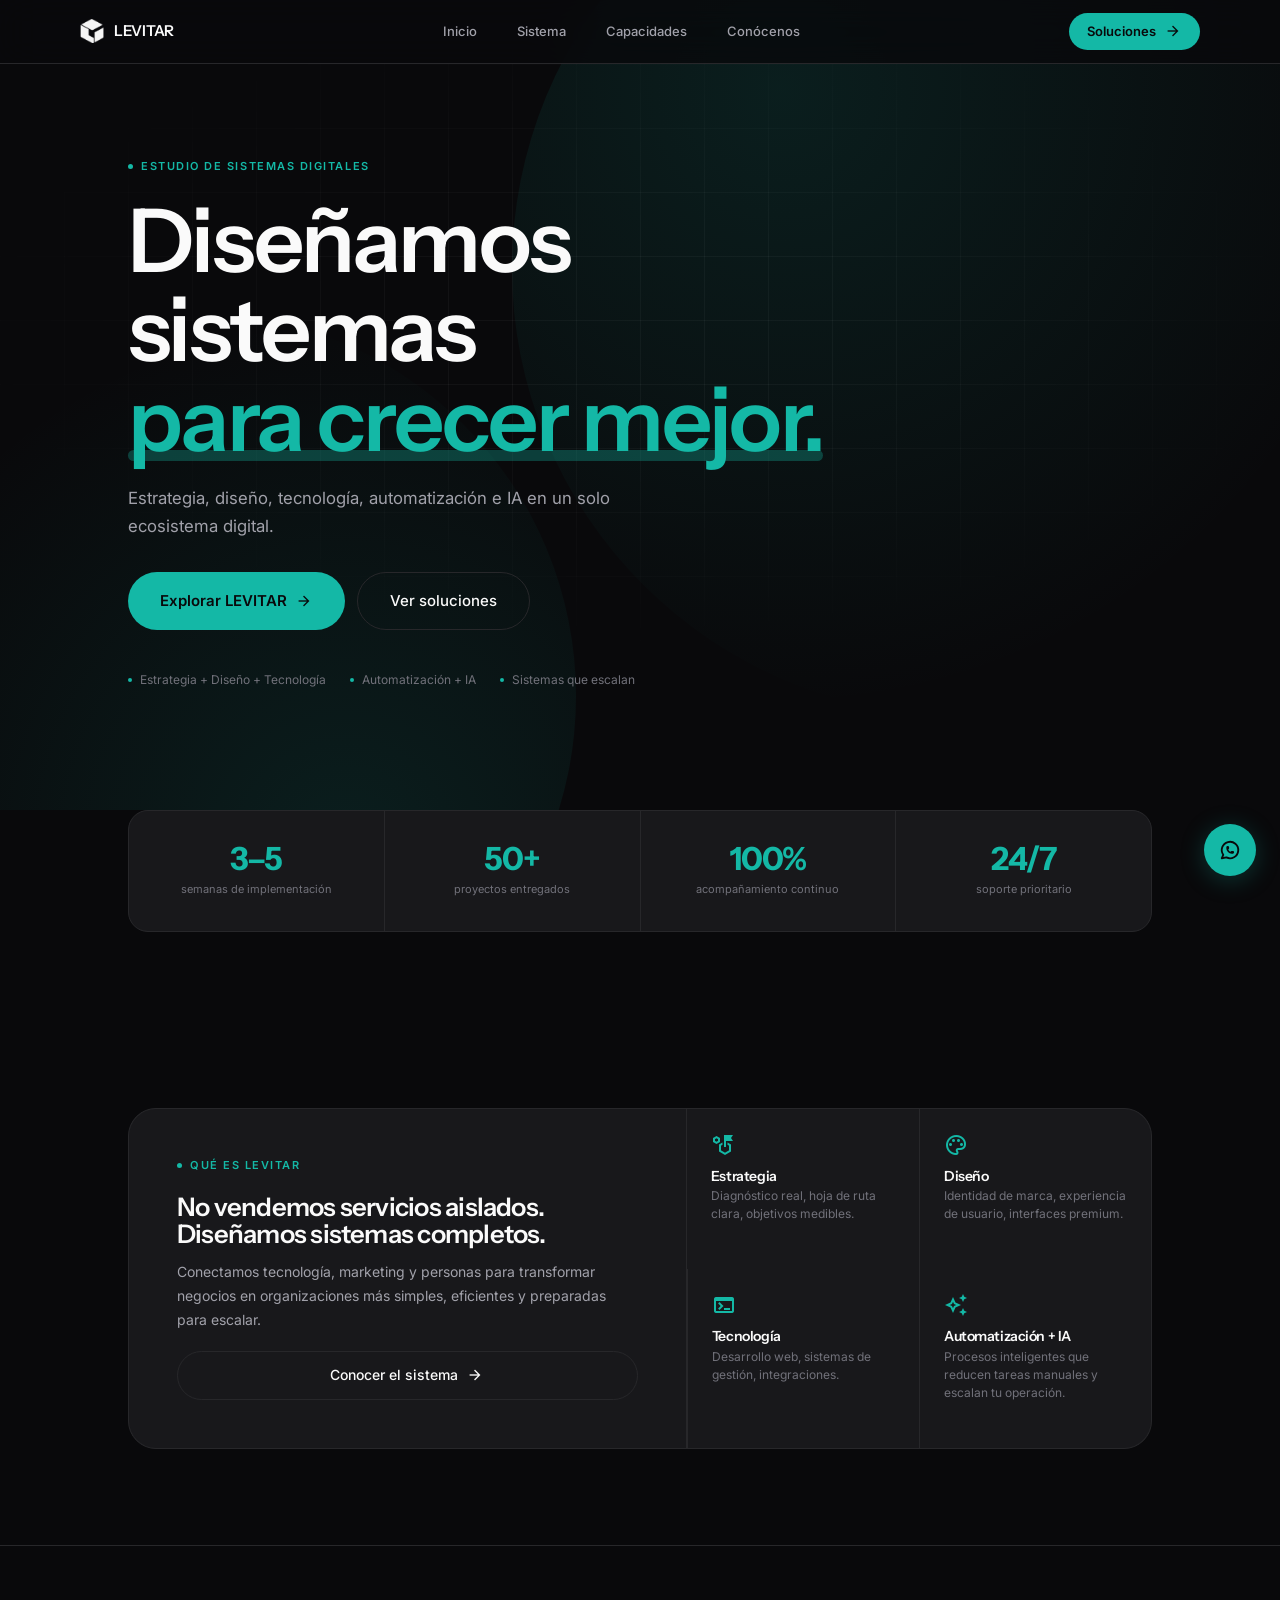
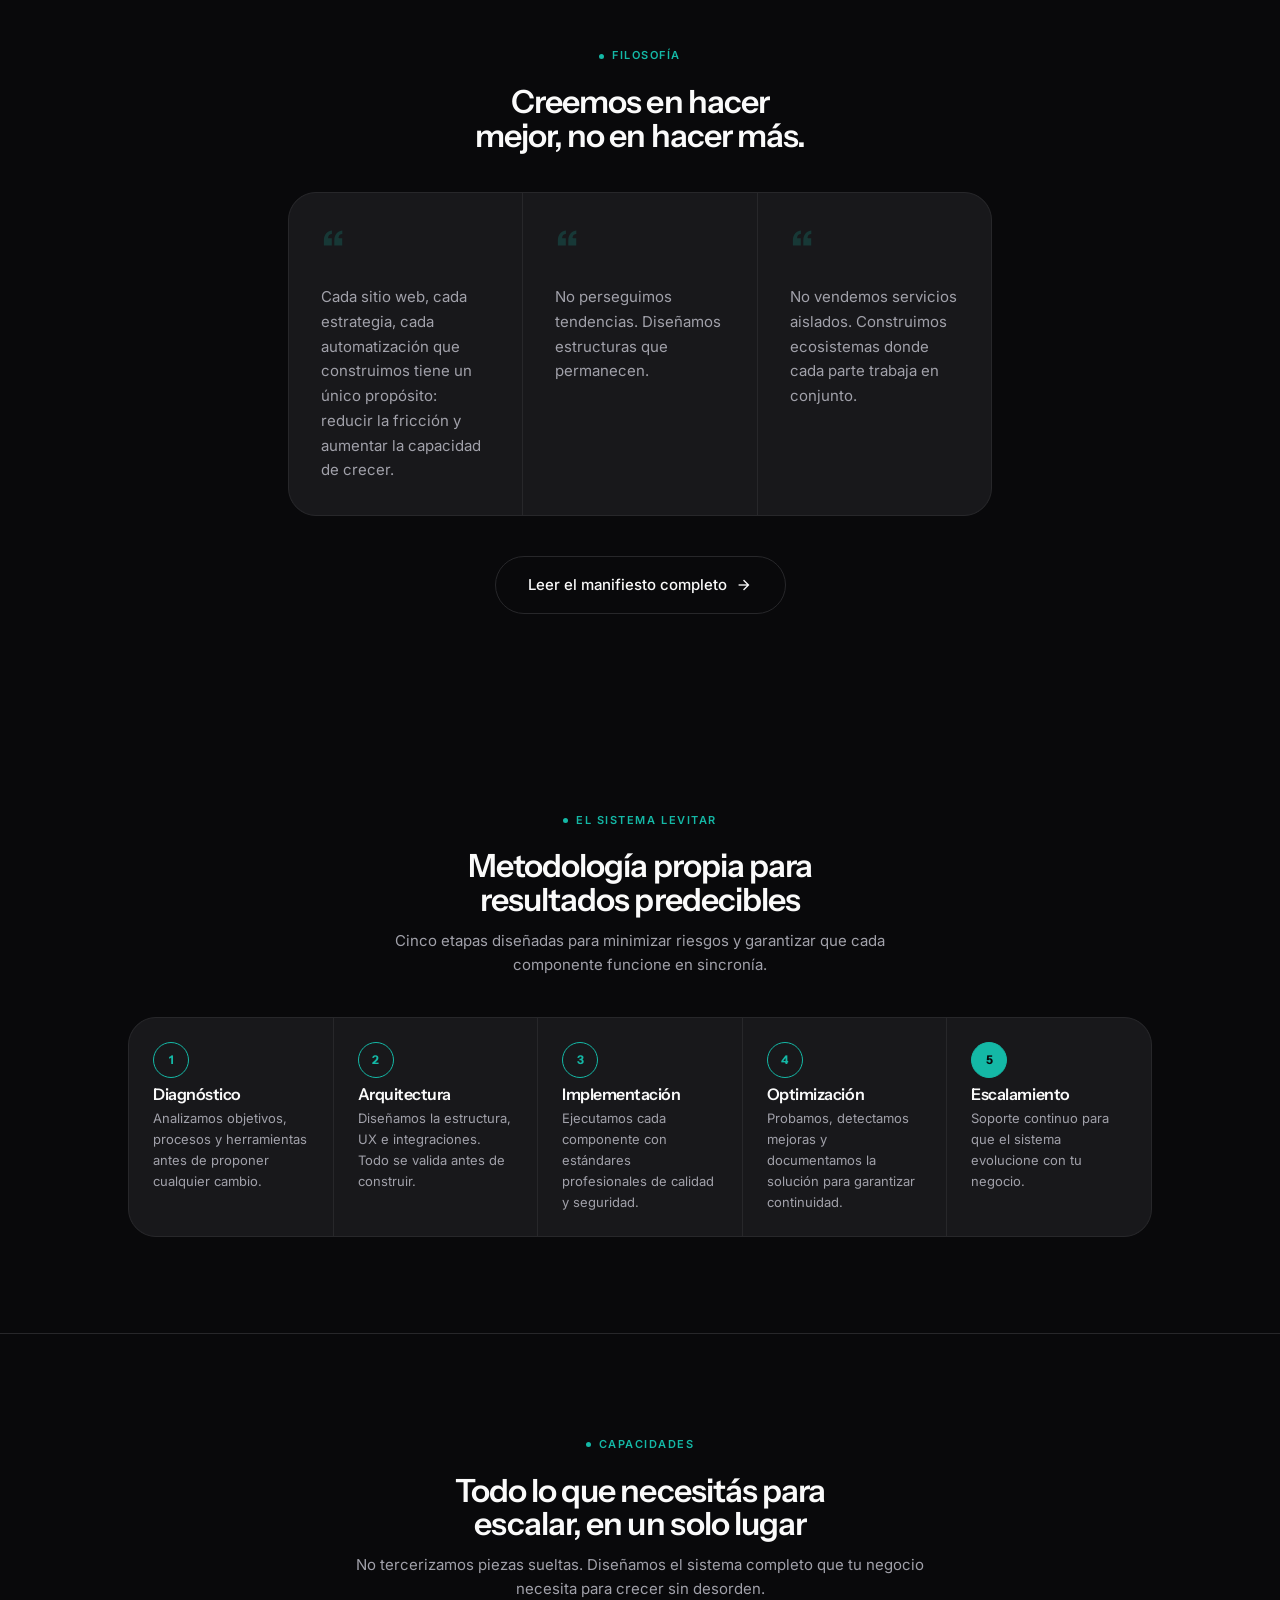
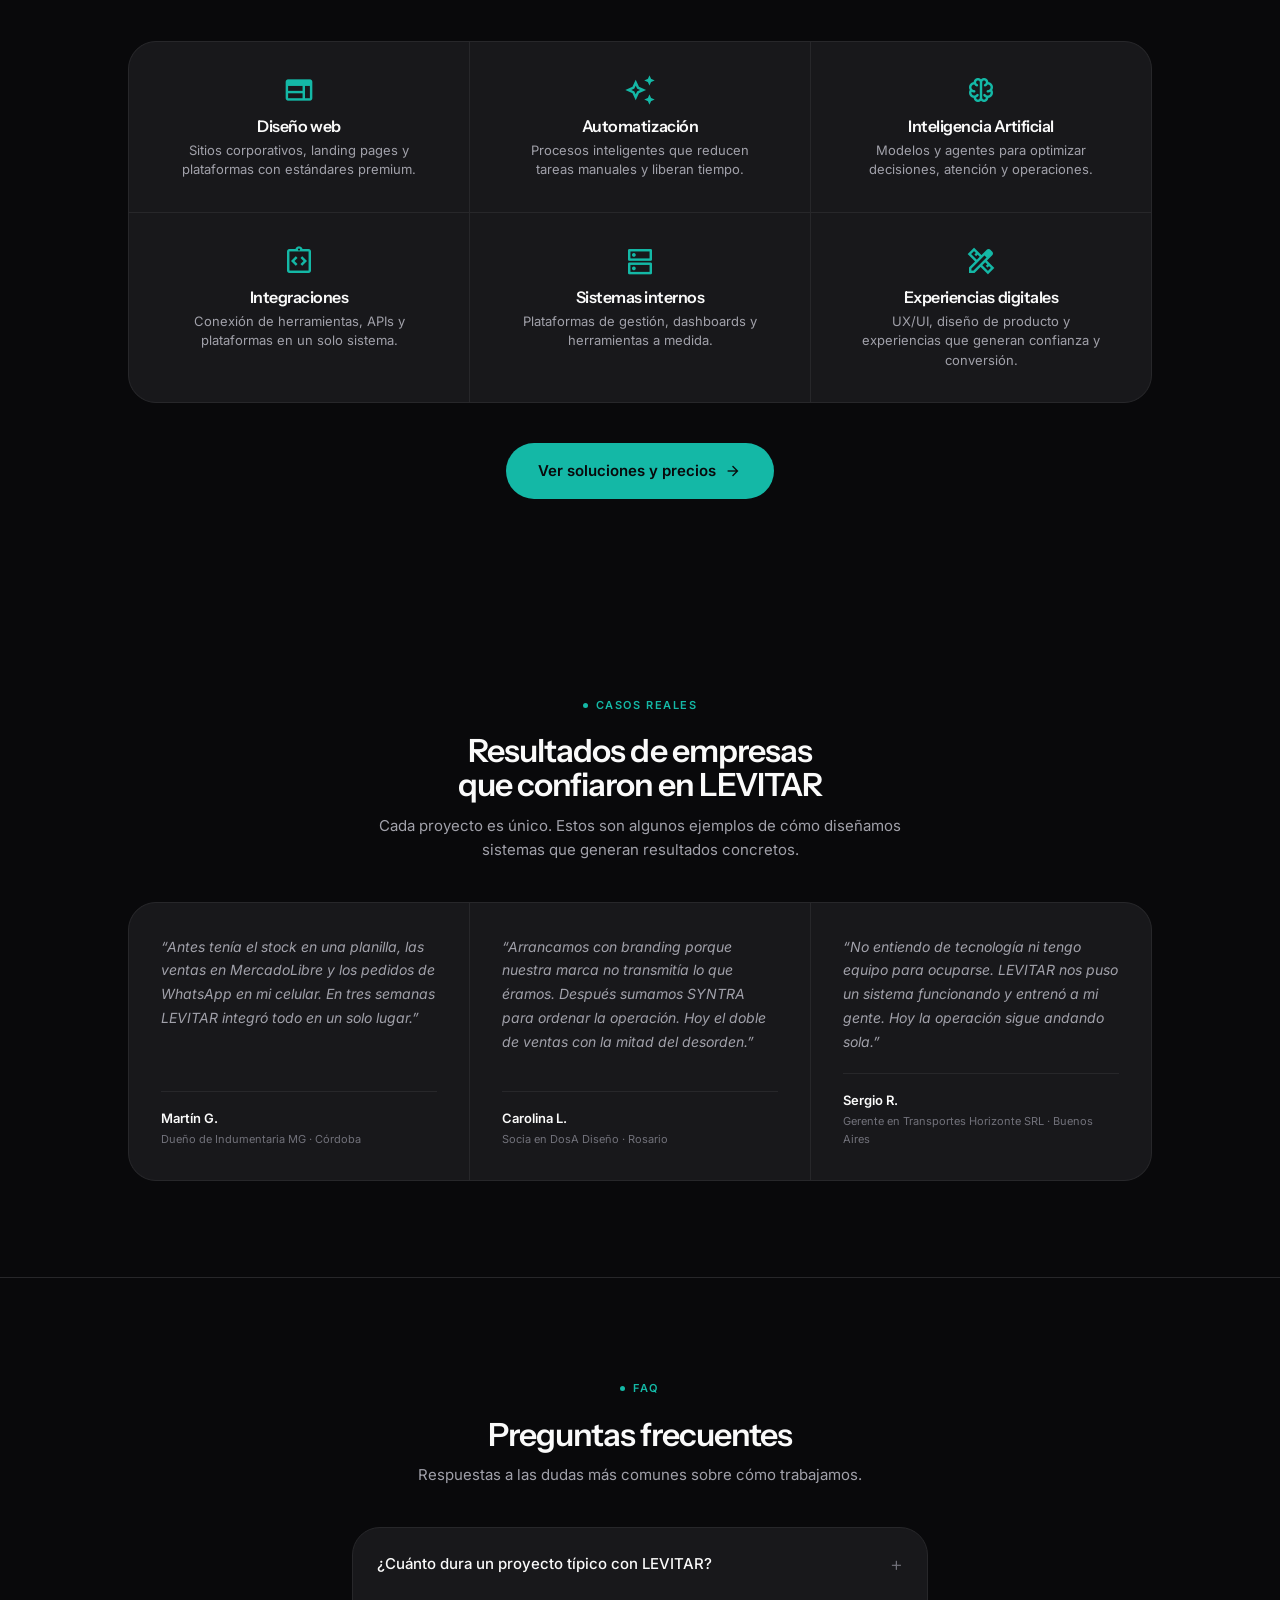
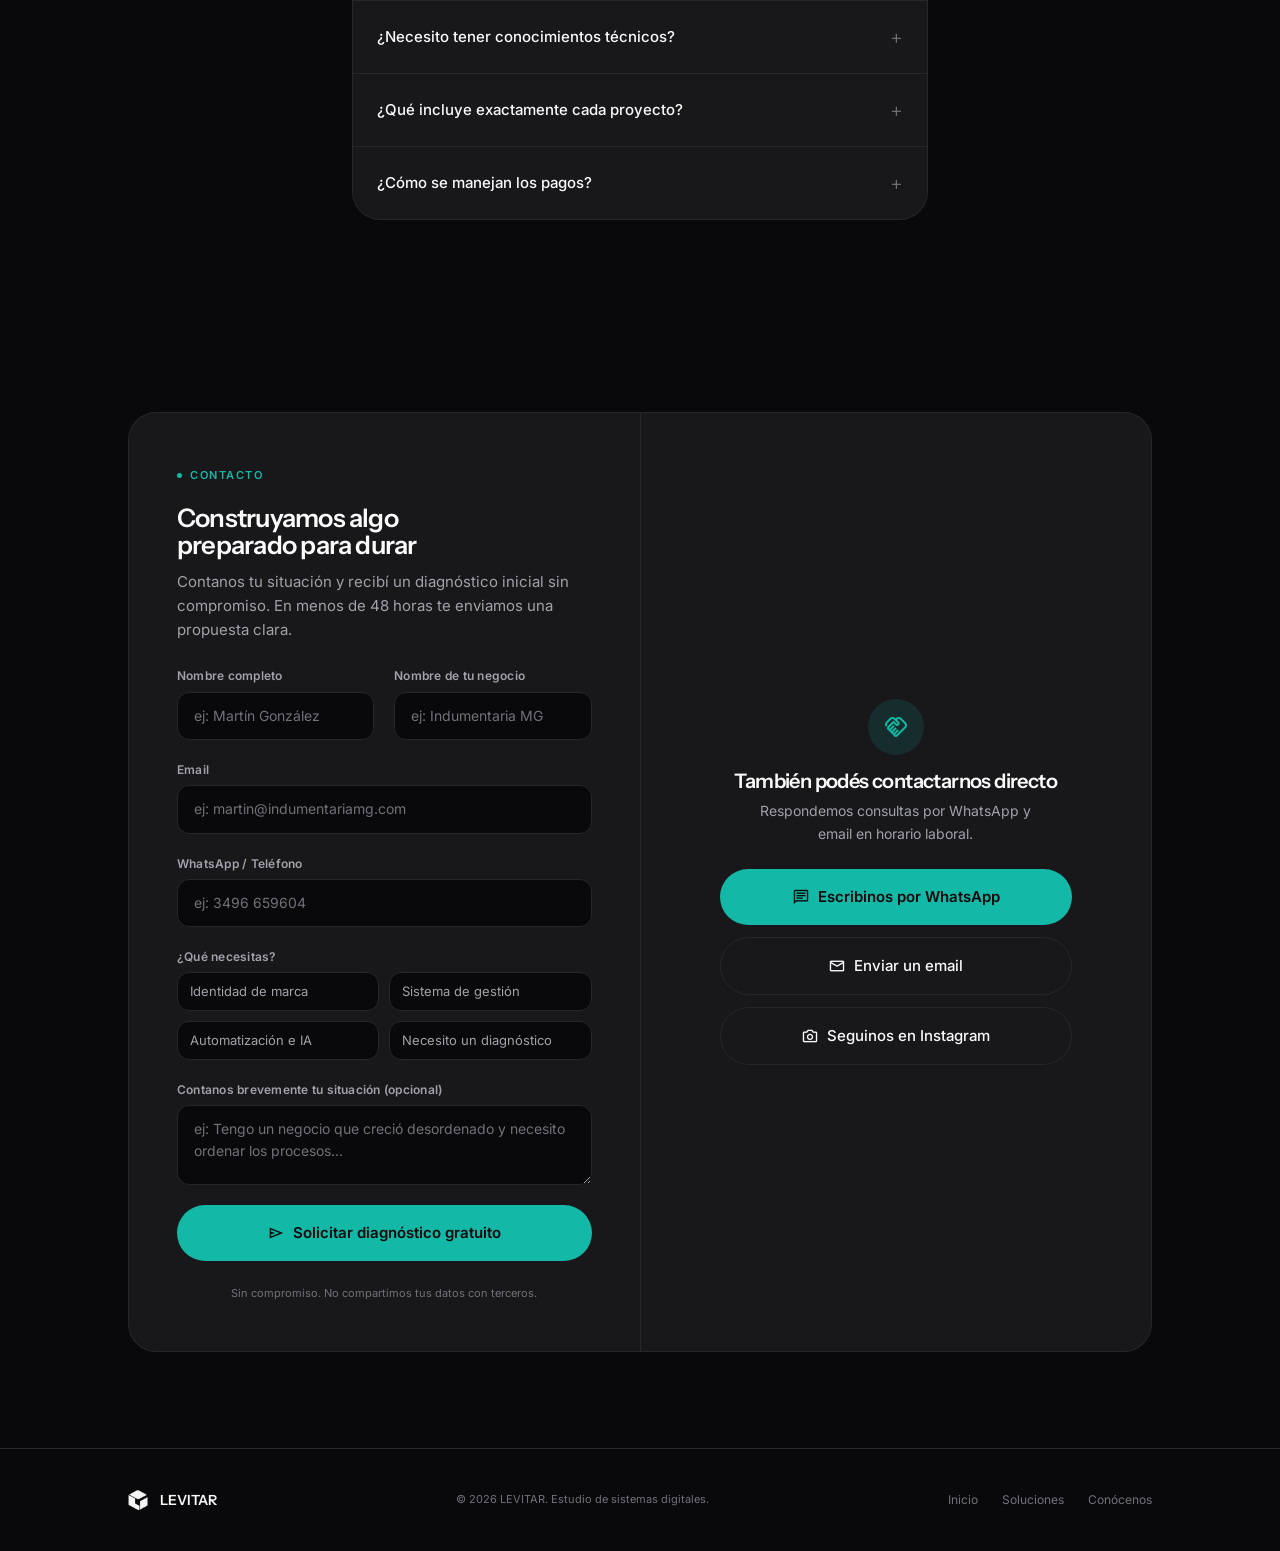
<file: index.html>
<!DOCTYPE html>
<html lang="es">
<head>
<meta charset="utf-8">
<meta name="viewport" content="width=device-width, initial-scale=1.0">
<title>LEVITAR — Diseñamos sistemas para que las empresas crezcan mejor</title>
<meta name="description" content="Combinamos estrategia, diseño, tecnología, automatización e IA para construir ecosistemas digitales preparados para escalar.">
<link rel="canonical" href="https://levitar.studio">
<link rel="icon" href="logo.png" type="image/png">

<meta property="og:title" content="LEVITAR — Diseñamos sistemas para que las empresas crezcan mejor">
<meta property="og:description" content="Combinamos estrategia, diseño, tecnología, automatización e IA para construir ecosistemas digitales preparados para escalar.">
<meta property="og:type" content="website">
<meta property="og:url" content="https://levitar.studio">
<meta property="og:image" content="https://levitar.studio/og-image.png">
<meta property="og:locale" content="es_AR">
<meta name="twitter:card" content="summary_large_image">
<meta name="twitter:title" content="LEVITAR — Diseñamos sistemas para que las empresas crezcan mejor">
<meta name="twitter:description" content="Combinamos estrategia, diseño, tecnología, automatización e IA para construir ecosistemas digitales preparados para escalar.">

<script type="application/ld+json">
{
  "@context": "https://schema.org",
  "@type": "Organization",
  "name": "LEVITAR",
  "url": "https://levitar.studio",
  "description": "Diseñamos sistemas para que las empresas crezcan mejor. Combinamos estrategia, diseño, tecnología, automatización e IA.",
  "contactPoint": [
    { "@type": "ContactPoint", "telephone": "+54-3496-659604", "contactType": "sales", "availableLanguage": ["Spanish"] },
    { "@type": "ContactPoint", "email": "levitarinfo@gmail.com", "contactType": "sales", "availableLanguage": ["Spanish"] }
  ],
  "sameAs": ["https://www.instagram.com/levitar.studio"]
}
</script>

<link rel="preconnect" href="https://fonts.googleapis.com">
<link rel="preconnect" href="https://fonts.gstatic.com" crossorigin>
<link href="https://fonts.googleapis.com/css2?family=Instrument+Sans:wght@400;500;600;700&family=Inter:wght@300;400;500;600&display=swap" rel="stylesheet">
<link href="https://fonts.googleapis.com/css2?family=Material+Symbols+Outlined:opsz,wght,FILL@20..48,100..700,0..1&display=swap" rel="stylesheet">
<link rel="stylesheet" href="styles.css">
</head>
<body>

<header class="nav" role="banner">
  <nav class="nav-inner" aria-label="Navegación principal">
    <a href="index.html" class="nav-brand">
      <img src="logo.png" alt="LEVITAR" class="nav-logo" width="24" height="24">
      LEVITAR
    </a>
    <div class="nav-links">
      <a href="index.html" class="nav-link active">Inicio</a>
      <a href="index.html#sistema" class="nav-link">Sistema</a>
      <a href="index.html#capacidades" class="nav-link">Capacidades</a>
      <a href="about.html" class="nav-link">Conócenos</a>
    </div>
    <div class="nav-actions">
      <a href="soluciones.html" class="btn btn-primary btn-sm">
        Soluciones
        <span class="material-symbols-outlined">arrow_forward</span>
      </a>
    </div>
    <button class="nav-hamburger" aria-label="Abrir menú" aria-expanded="false">
      <span class="material-symbols-outlined">menu</span>
    </button>
  </nav>
</header>

<div class="mobile-menu" role="dialog" aria-label="Menú de navegación" aria-hidden="true">
  <button class="mobile-menu-close" aria-label="Cerrar menú">
    <span class="material-symbols-outlined">close</span>
  </button>
  <a href="index.html" class="mobile-menu-link">Inicio</a>
  <a href="index.html#sistema" class="mobile-menu-link">Sistema</a>
  <a href="index.html#capacidades" class="mobile-menu-link">Capacidades</a>
  <a href="about.html" class="mobile-menu-link">Conócenos</a>
  <a href="soluciones.html" class="mobile-menu-link" style="color:var(--primary)">Soluciones</a>
</div>

<main>

<section class="hero" aria-label="Hero principal">
  <div class="hero-bg" aria-hidden="true">
    <div class="hero-grid"></div>
    <div class="hero-orb"></div>
    <div class="hero-orb-2"></div>
  </div>
  <div class="container hero-content">
    <div class="reveal max-w-lg">
      <span class="tag">Estudio de sistemas digitales</span>
      <h1 class="hero-title">
        Diseñamos sistemas<br>
        <span class="hero-accent">
          para crecer mejor.
          <span class="hero-underline"></span>
        </span>
      </h1>
      <p class="hero-sub">Estrategia, diseño, tecnología, automatización e IA en un solo ecosistema digital.</p>
      <div class="hero-ctas">
        <a href="#que-es" class="btn btn-primary btn-lg">
          Explorar LEVITAR
          <span class="material-symbols-outlined">arrow_forward</span>
        </a>
        <a href="soluciones.html" class="btn btn-ghost btn-lg">Ver soluciones</a>
      </div>
      <div class="hero-meta reveal delay-2">
        <span><span class="dot"></span>Estrategia + Diseño + Tecnología</span>
        <span><span class="dot"></span>Automatización + IA</span>
        <span><span class="dot"></span>Sistemas que escalan</span>
      </div>
    </div>
  </div>
</section>

<section class="trust" aria-label="Indicadores">
  <div class="container">
    <div class="reveal trust-grid">
      <div class="trust-item">
        <span class="trust-number">3–5</span>
        <span class="trust-label">semanas de implementación</span>
      </div>
      <div class="trust-item">
        <span class="trust-number">50+</span>
        <span class="trust-label">proyectos entregados</span>
      </div>
      <div class="trust-item">
        <span class="trust-number">100%</span>
        <span class="trust-label">acompañamiento continuo</span>
      </div>
      <div class="trust-item">
        <span class="trust-number">24/7</span>
        <span class="trust-label">soporte prioritario</span>
      </div>
    </div>
  </div>
</section>

<section class="section" id="que-es" aria-label="Qué es LEVITAR">
  <div class="container">
    <div class="reveal bento">
      <div class="bento-primary">
        <span class="tag">Qué es LEVITAR</span>
        <h2 class="bento-title">No vendemos servicios aislados. Diseñamos sistemas completos.</h2>
        <p class="bento-text">Conectamos tecnología, marketing y personas para transformar negocios en organizaciones más simples, eficientes y preparadas para escalar.</p>
        <a href="#sistema" class="btn btn-ghost">
          Conocer el sistema
          <span class="material-symbols-outlined">arrow_forward</span>
        </a>
      </div>
      <div class="bento-grid-right">
        <div class="bento-card">
          <span class="material-symbols-outlined">strategy</span>
          <h3>Estrategia</h3>
          <p>Diagnóstico real, hoja de ruta clara, objetivos medibles.</p>
        </div>
        <div class="bento-card">
          <span class="material-symbols-outlined">palette</span>
          <h3>Diseño</h3>
          <p>Identidad de marca, experiencia de usuario, interfaces premium.</p>
        </div>
        <div class="bento-card">
          <span class="material-symbols-outlined">terminal</span>
          <h3>Tecnología</h3>
          <p>Desarrollo web, sistemas de gestión, integraciones.</p>
        </div>
        <div class="bento-card">
          <span class="material-symbols-outlined">auto_awesome</span>
          <h3>Automatización + IA</h3>
          <p>Procesos inteligentes que reducen tareas manuales y escalan tu operación.</p>
        </div>
      </div>
    </div>
  </div>
</section>

<section class="section section-alt" id="filosofia" aria-label="Filosofía">
  <div class="container">
    <div class="reveal text-center max-w-md mx-auto">
      <span class="tag mx-auto">Filosofía</span>
      <h2 class="section-title">Creemos en hacer mejor, no en hacer más.</h2>
    </div>
    <div class="reveal delay-1" style="margin-top:2.5rem">
      <div class="philosophy-grid max-w-lg mx-auto">
        <blockquote class="philosophy-card">
          <span class="philosophy-icon">“</span>
          <p class="philosophy-text">Cada sitio web, cada estrategia, cada automatización que construimos tiene un único propósito: reducir la fricción y aumentar la capacidad de crecer.</p>
        </blockquote>
        <blockquote class="philosophy-card">
          <span class="philosophy-icon">“</span>
          <p class="philosophy-text">No perseguimos tendencias. Diseñamos estructuras que permanecen.</p>
        </blockquote>
        <blockquote class="philosophy-card">
          <span class="philosophy-icon">“</span>
          <p class="philosophy-text">No vendemos servicios aislados. Construimos ecosistemas donde cada parte trabaja en conjunto.</p>
        </blockquote>
      </div>
    </div>
    <div class="reveal delay-2 text-center" style="margin-top:2.5rem">
      <a href="about.html" class="btn btn-ghost btn-lg">
        Leer el manifiesto completo
        <span class="material-symbols-outlined">arrow_forward</span>
      </a>
    </div>
  </div>
</section>

<section class="section" id="sistema" aria-label="Sistema LEVITAR">
  <div class="container">
    <div class="reveal text-center max-w-md mx-auto">
      <span class="tag mx-auto">El Sistema LEVITAR</span>
      <h2 class="section-title">Metodología propia para resultados predecibles</h2>
      <p class="section-desc">Cinco etapas diseñadas para minimizar riesgos y garantizar que cada componente funcione en sincronía.</p>
    </div>
    <div class="reveal delay-1 process-horiz" style="margin-top:2.5rem">
      <article class="process-horiz-step" aria-label="Etapa 1">
        <div class="process-num">1</div>
        <h3 class="process-title">Diagnóstico</h3>
        <p class="process-text">Analizamos objetivos, procesos y herramientas antes de proponer cualquier cambio.</p>
      </article>
      <article class="process-horiz-step" aria-label="Etapa 2">
        <div class="process-num">2</div>
        <h3 class="process-title">Arquitectura</h3>
        <p class="process-text">Diseñamos la estructura, UX e integraciones. Todo se valida antes de construir.</p>
      </article>
      <article class="process-horiz-step" aria-label="Etapa 3">
        <div class="process-num">3</div>
        <h3 class="process-title">Implementación</h3>
        <p class="process-text">Ejecutamos cada componente con estándares profesionales de calidad y seguridad.</p>
      </article>
      <article class="process-horiz-step" aria-label="Etapa 4">
        <div class="process-num">4</div>
        <h3 class="process-title">Optimización</h3>
        <p class="process-text">Probamos, detectamos mejoras y documentamos la solución para garantizar continuidad.</p>
      </article>
      <article class="process-horiz-step" aria-label="Etapa 5">
        <div class="process-num" style="background:var(--primary);color:var(--bg)">5</div>
        <h3 class="process-title">Escalamiento</h3>
        <p class="process-text">Soporte continuo para que el sistema evolucione con tu negocio.</p>
      </article>
    </div>
  </div>
</section>

<section class="section section-alt" id="capacidades" aria-label="Capacidades">
  <div class="container">
    <div class="reveal text-center max-w-md mx-auto">
      <span class="tag mx-auto">Capacidades</span>
      <h2 class="section-title">Todo lo que necesitás para escalar, en un solo lugar</h2>
      <p class="section-desc">No tercerizamos piezas sueltas. Diseñamos el sistema completo que tu negocio necesita para crecer sin desorden.</p>
    </div>
    <div class="reveal delay-1 capacities-grid" style="margin-top:2.5rem">
      <article class="capacities-card">
        <span class="material-symbols-outlined">web</span>
        <h3>Diseño web</h3>
        <p>Sitios corporativos, landing pages y plataformas con estándares premium.</p>
      </article>
      <article class="capacities-card">
        <span class="material-symbols-outlined">auto_awesome</span>
        <h3>Automatización</h3>
        <p>Procesos inteligentes que reducen tareas manuales y liberan tiempo.</p>
      </article>
      <article class="capacities-card">
        <span class="material-symbols-outlined">neurology</span>
        <h3>Inteligencia Artificial</h3>
        <p>Modelos y agentes para optimizar decisiones, atención y operaciones.</p>
      </article>
      <article class="capacities-card">
        <span class="material-symbols-outlined">integration_instructions</span>
        <h3>Integraciones</h3>
        <p>Conexión de herramientas, APIs y plataformas en un solo sistema.</p>
      </article>
      <article class="capacities-card">
        <span class="material-symbols-outlined">dns</span>
        <h3>Sistemas internos</h3>
        <p>Plataformas de gestión, dashboards y herramientas a medida.</p>
      </article>
      <article class="capacities-card">
        <span class="material-symbols-outlined">design_services</span>
        <h3>Experiencias digitales</h3>
        <p>UX/UI, diseño de producto y experiencias que generan confianza y conversión.</p>
      </article>
    </div>
    <div class="reveal delay-2 text-center" style="margin-top:2.5rem">
      <a href="soluciones.html" class="btn btn-primary btn-lg">
        Ver soluciones y precios
        <span class="material-symbols-outlined">arrow_forward</span>
      </a>
    </div>
  </div>
</section>

<section class="section" id="casos" aria-label="Casos reales">
  <div class="container">
    <div class="reveal text-center max-w-md mx-auto">
      <span class="tag mx-auto">Casos reales</span>
      <h2 class="section-title">Resultados de empresas que confiaron en LEVITAR</h2>
      <p class="section-desc">Cada proyecto es único. Estos son algunos ejemplos de cómo diseñamos sistemas que generan resultados concretos.</p>
    </div>
    <div class="reveal delay-1 testimonial-grid" style="margin-top:2.5rem">
      <article class="testimonial-card">
        <p class="testimonial-quote">&ldquo;Antes ten&iacute;a el stock en una planilla, las ventas en MercadoLibre y los pedidos de WhatsApp en mi celular. En tres semanas LEVITAR integr&oacute; todo en un solo lugar.&rdquo;</p>
        <hr class="testimonial-divider">
        <p class="testimonial-author">Mart&iacute;n G.</p>
        <p class="testimonial-role">Due&ntilde;o de Indumentaria MG &middot; C&oacute;rdoba</p>
      </article>
      <article class="testimonial-card">
        <p class="testimonial-quote">&ldquo;Arrancamos con branding porque nuestra marca no transmit&iacute;a lo que &eacute;ramos. Despu&eacute;s sumamos SYNTRA para ordenar la operaci&oacute;n. Hoy el doble de ventas con la mitad del desorden.&rdquo;</p>
        <hr class="testimonial-divider">
        <p class="testimonial-author">Carolina L.</p>
        <p class="testimonial-role">Socia en DosA Dise&ntilde;o &middot; Rosario</p>
      </article>
      <article class="testimonial-card">
        <p class="testimonial-quote">&ldquo;No entiendo de tecnolog&iacute;a ni tengo equipo para ocuparse. LEVITAR nos puso un sistema funcionando y entren&oacute; a mi gente. Hoy la operaci&oacute;n sigue andando sola.&rdquo;</p>
        <hr class="testimonial-divider">
        <p class="testimonial-author">Sergio R.</p>
        <p class="testimonial-role">Gerente en Transportes Horizonte SRL &middot; Buenos Aires</p>
      </article>
    </div>
  </div>
</section>

<section class="section section-alt" id="faq" aria-label="Preguntas frecuentes">
  <div class="container">
    <div class="reveal text-center max-w-md mx-auto">
      <span class="tag mx-auto">FAQ</span>
      <h2 class="section-title">Preguntas frecuentes</h2>
      <p class="section-desc">Respuestas a las dudas más comunes sobre cómo trabajamos.</p>
    </div>
    <div class="reveal delay-1 max-w-md mx-auto" style="margin-top:2.5rem">
      <div class="faq-list">
        <div class="faq-item">
          <button class="faq-question" data-faq>
            ¿Cuánto dura un proyecto típico con LEVITAR?
            <span class="faq-icon">+</span>
          </button>
          <div class="faq-answer">La mayoría de los proyectos se completan en 3 a 5 semanas. Durante la etapa de diagnóstico definimos un cronograma detallado con hitos y fechas estimadas.</div>
        </div>
        <div class="faq-item">
          <button class="faq-question" data-faq>
            ¿Necesito tener conocimientos técnicos?
            <span class="faq-icon">+</span>
          </button>
          <div class="faq-answer">No. Nos encargamos de toda la parte técnica. De tu lado solo necesitamos información clara sobre tu negocio y feedback durante el proceso.</div>
        </div>
        <div class="faq-item">
          <button class="faq-question" data-faq>
            ¿Qué incluye exactamente cada proyecto?
            <span class="faq-icon">+</span>
          </button>
          <div class="faq-answer">Todo proyecto incluye diagnóstico, diseño de la solución, implementación, capacitación del equipo y soporte post-entrega. Los detalles varían según el alcance, que definimos juntos al inicio.</div>
        </div>
        <div class="faq-item">
          <button class="faq-question" data-faq>
            ¿Cómo se manejan los pagos?
            <span class="faq-icon">+</span>
          </button>
          <div class="faq-answer">Trabajamos con un esquema 50% al inicio y 50% previo a la entrega final. Aceptamos transferencia bancaria. Los precios se expresan en pesos argentinos con validez de 30 días.</div>
        </div>
      </div>
    </div>
  </div>
</section>

<section class="section" id="contacto" aria-label="Contacto">
  <div class="container">
    <div class="reveal contact-grid">
      <div class="contact-card">
        <span class="tag">Contacto</span>
        <h2 class="section-title" style="font-size:clamp(1.25rem,2vw,1.75rem);margin-bottom:0.75rem">Construyamos algo preparado para durar</h2>
        <p class="section-desc" style="margin-bottom:1.5rem">Contanos tu situación y recibí un diagnóstico inicial sin compromiso. En menos de 48 horas te enviamos una propuesta clara.</p>
        <form class="contact-form" id="contactForm" novalidate>
          <div class="form-row">
            <div class="form-group">
              <label for="formName" class="form-label">Nombre completo</label>
              <input type="text" id="formName" class="form-input" placeholder="ej: Martín González" required>
            </div>
            <div class="form-group">
              <label for="formBusiness" class="form-label">Nombre de tu negocio</label>
              <input type="text" id="formBusiness" class="form-input" placeholder="ej: Indumentaria MG" required>
            </div>
          </div>
          <div class="form-group">
            <label for="formEmail" class="form-label">Email</label>
            <input type="email" id="formEmail" class="form-input" placeholder="ej: martin@indumentariamg.com" required>
          </div>
          <div class="form-group">
            <label for="formPhone" class="form-label">WhatsApp / Teléfono</label>
            <input type="tel" id="formPhone" class="form-input" placeholder="ej: 3496 659604" required>
          </div>
          <div class="form-group">
            <label class="form-label">¿Qué necesitas?</label>
            <div class="form-options">
              <label class="form-option"><input type="checkbox" name="need" value="identidad"><span>Identidad de marca</span></label>
              <label class="form-option"><input type="checkbox" name="need" value="syntra"><span>Sistema de gestión</span></label>
              <label class="form-option"><input type="checkbox" name="need" value="automatizacion"><span>Automatización e IA</span></label>
              <label class="form-option"><input type="checkbox" name="need" value="diagnostico"><span>Necesito un diagnóstico</span></label>
            </div>
          </div>
          <div class="form-group">
            <label for="formMessage" class="form-label">Contanos brevemente tu situación (opcional)</label>
            <textarea id="formMessage" class="form-input form-textarea" placeholder="ej: Tengo un negocio que creció desordenado y necesito ordenar los procesos..."></textarea>
          </div>
          <button type="submit" class="btn btn-primary btn-block btn-lg">
            <span class="material-symbols-outlined">send</span>
            Solicitar diagnóstico gratuito
          </button>
          <p class="form-footnote">Sin compromiso. No compartimos tus datos con terceros.</p>
        </form>
        <div class="form-success" id="formSuccess" style="display:none;text-align:center;padding:2rem 0">
          <span class="material-symbols-outlined" style="font-size:2.5rem;color:var(--primary);display:block;margin-bottom:1rem">check_circle</span>
          <h3 style="font-size:1.25rem;margin-bottom:0.5rem;color:var(--text)">Recibimos tu consulta</h3>
          <p class="card-text">Te escribimos en menos de 24 horas. Mientras tanto, seguinos en <a href="https://www.instagram.com/levitar.studio" target="_blank" rel="noopener noreferrer" style="color:var(--primary);text-decoration:underline">@levitar.studio</a>.</p>
        </div>
      </div>
      <div class="contact-card contact-card-centered">
        <div class="contact-icon-wrap">
          <span class="material-symbols-outlined">handshake</span>
        </div>
        <h3 class="contact-card-title">También podés contactarnos directo</h3>
        <p class="card-text" style="margin-bottom:1.5rem;max-width:18rem">Respondemos consultas por WhatsApp y email en horario laboral.</p>
        <div class="contact-buttons">
          <a href="https://wa.me/5493496659604" target="_blank" rel="noopener noreferrer" class="btn btn-primary btn-block btn-lg">
            <span class="material-symbols-outlined">chat</span>
            Escribinos por WhatsApp
          </a>
          <a href="mailto:levitarinfo@gmail.com" class="btn btn-ghost btn-block btn-lg">
            <span class="material-symbols-outlined">mail</span>
            Enviar un email
          </a>
          <a href="https://www.instagram.com/levitar.studio" target="_blank" rel="noopener noreferrer" class="btn btn-ghost btn-block btn-lg">
            <span class="material-symbols-outlined">photo_camera</span>
            Seguinos en Instagram
          </a>
        </div>
      </div>
    </div>
  </div>
</section>

</main>

<footer class="footer" role="contentinfo">
  <div class="container footer-inner">
    <div class="footer-brand-wrap">
      <img src="logo.png" alt="LEVITAR" width="20" height="20" style="flex-shrink:0;filter:brightness(0) invert(0.96)">
      <span class="footer-brand">LEVITAR</span>
    </div>
    <p class="footer-text">&copy; 2026 LEVITAR. Estudio de sistemas digitales.</p>
    <div class="footer-links">
      <a href="index.html" class="footer-link">Inicio</a>
      <a href="soluciones.html" class="footer-link">Soluciones</a>
      <a href="about.html" class="footer-link">Conócenos</a>
    </div>
  </div>
</footer>

<a href="https://wa.me/5493496659604" target="_blank" rel="noopener noreferrer" class="whatsapp-float" aria-label="Contactar por WhatsApp">
  <svg xmlns="http://www.w3.org/2000/svg" width="22" height="22" viewBox="0 0 24 24" fill="none" stroke="currentColor" stroke-width="2" stroke-linecap="round" stroke-linejoin="round"><path d="M3 21l1.65-3.8a9 9 0 1 1 3.4 2.9L3 21"/><path d="M9 10a.5.5 0 0 0 1 0V9a.5.5 0 0 0-1 0v1a5 5 0 0 0 5 5h1a.5.5 0 0 0 0-1h-1a.5.5 0 0 0 0 1"/></svg>
</a>

<script src="scripts.js" defer></script>
</body>
</html>
</file>
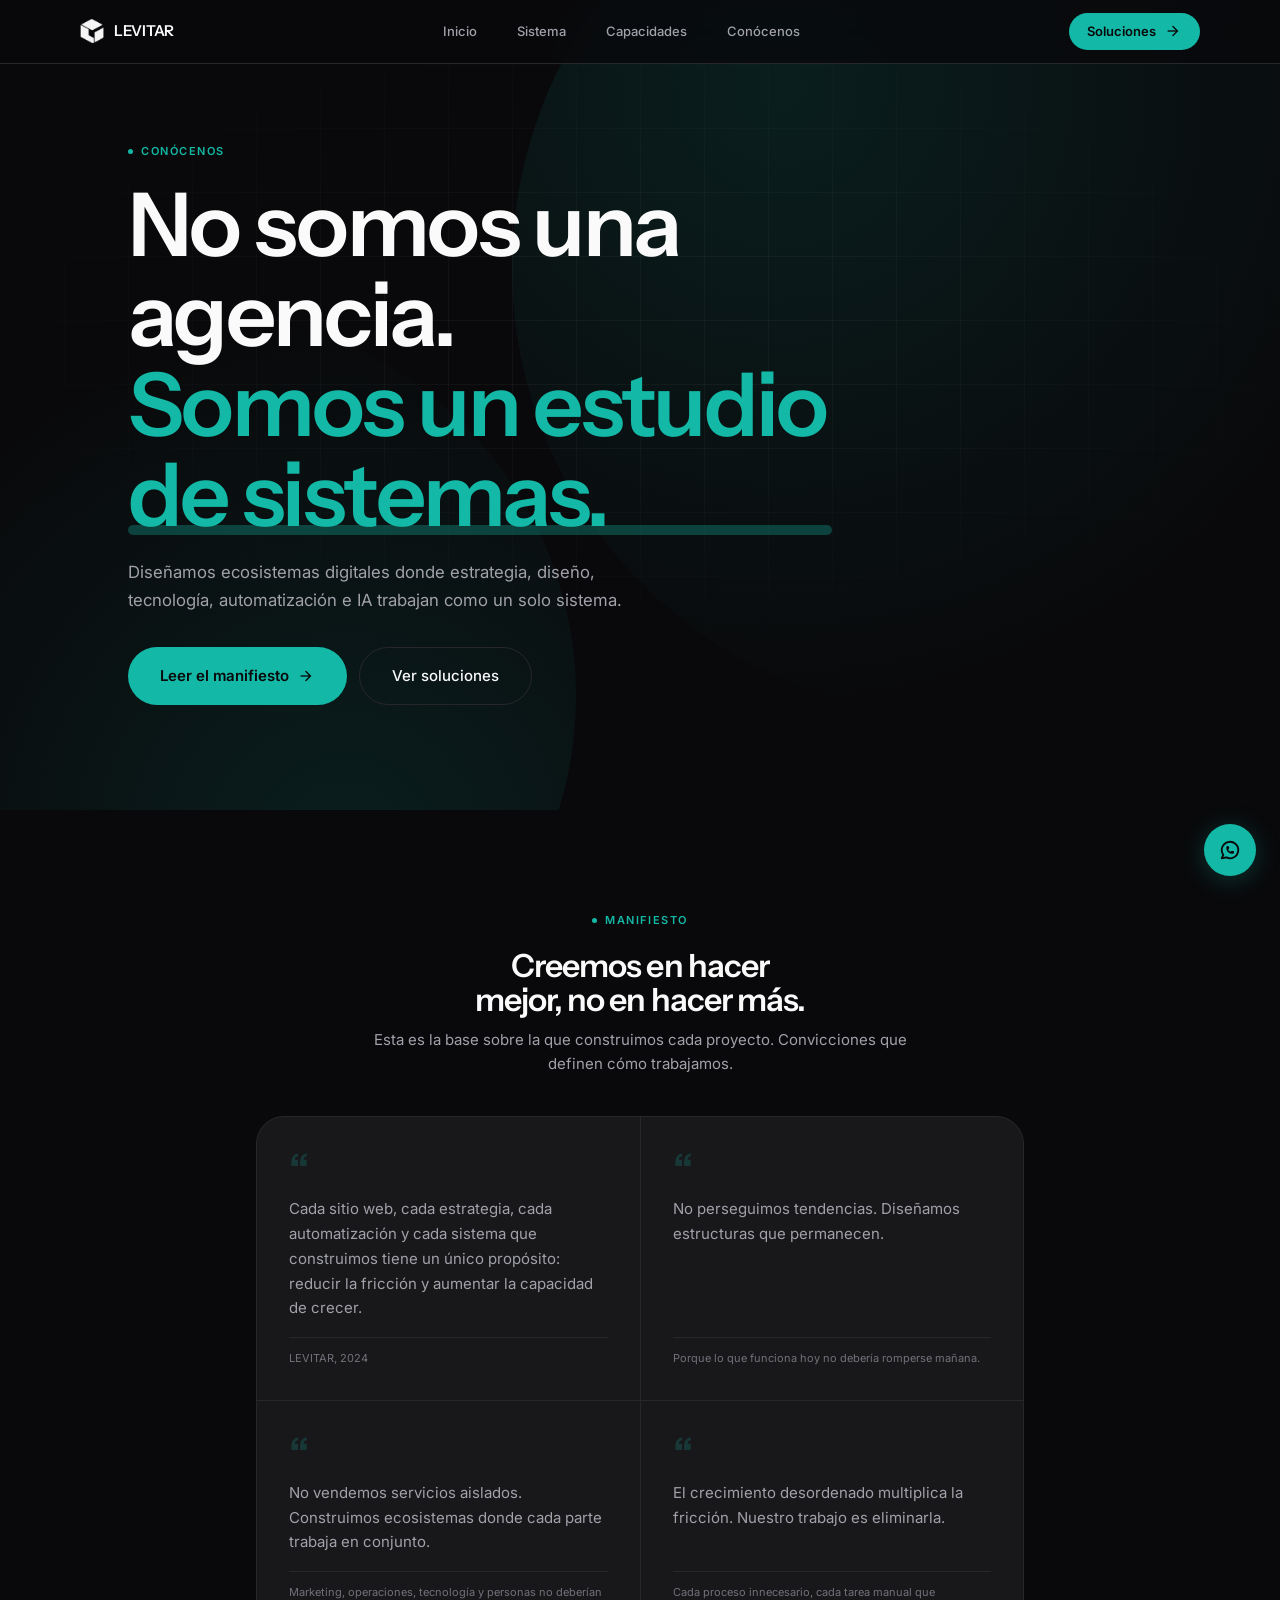
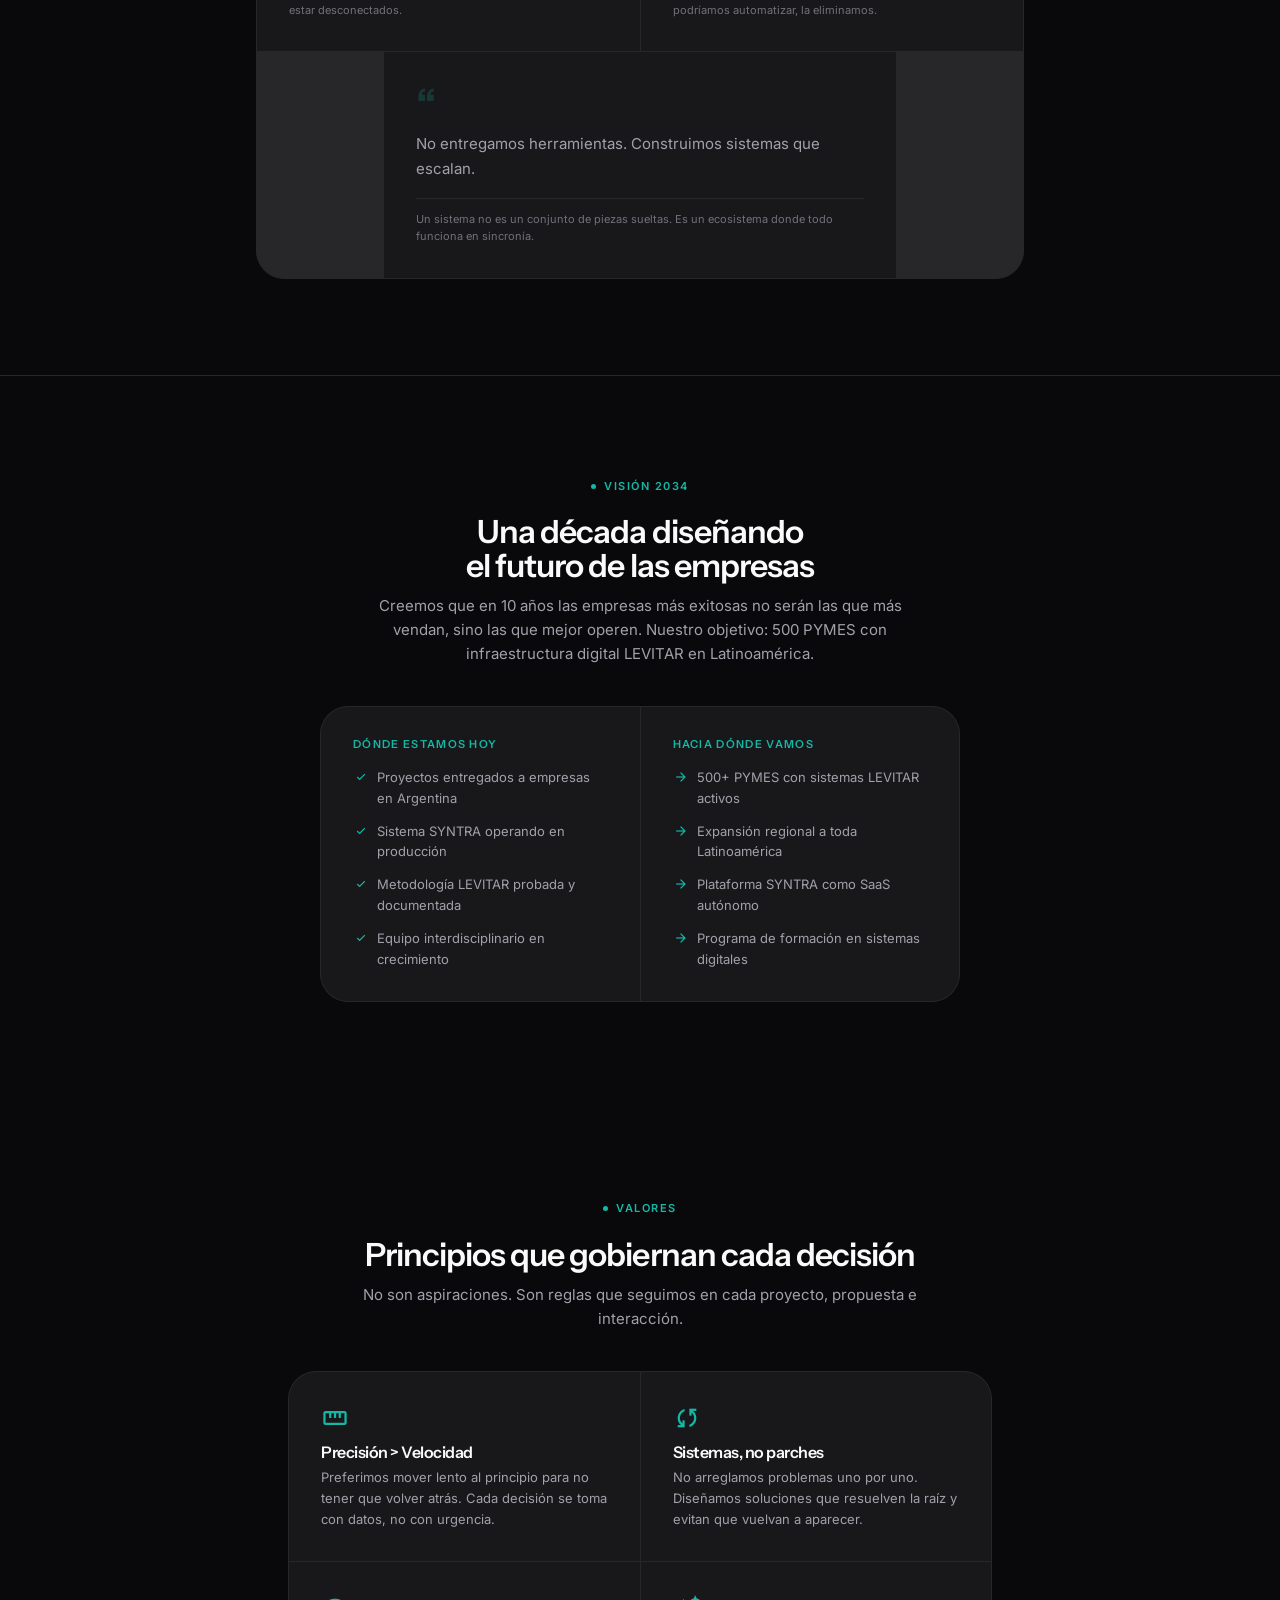
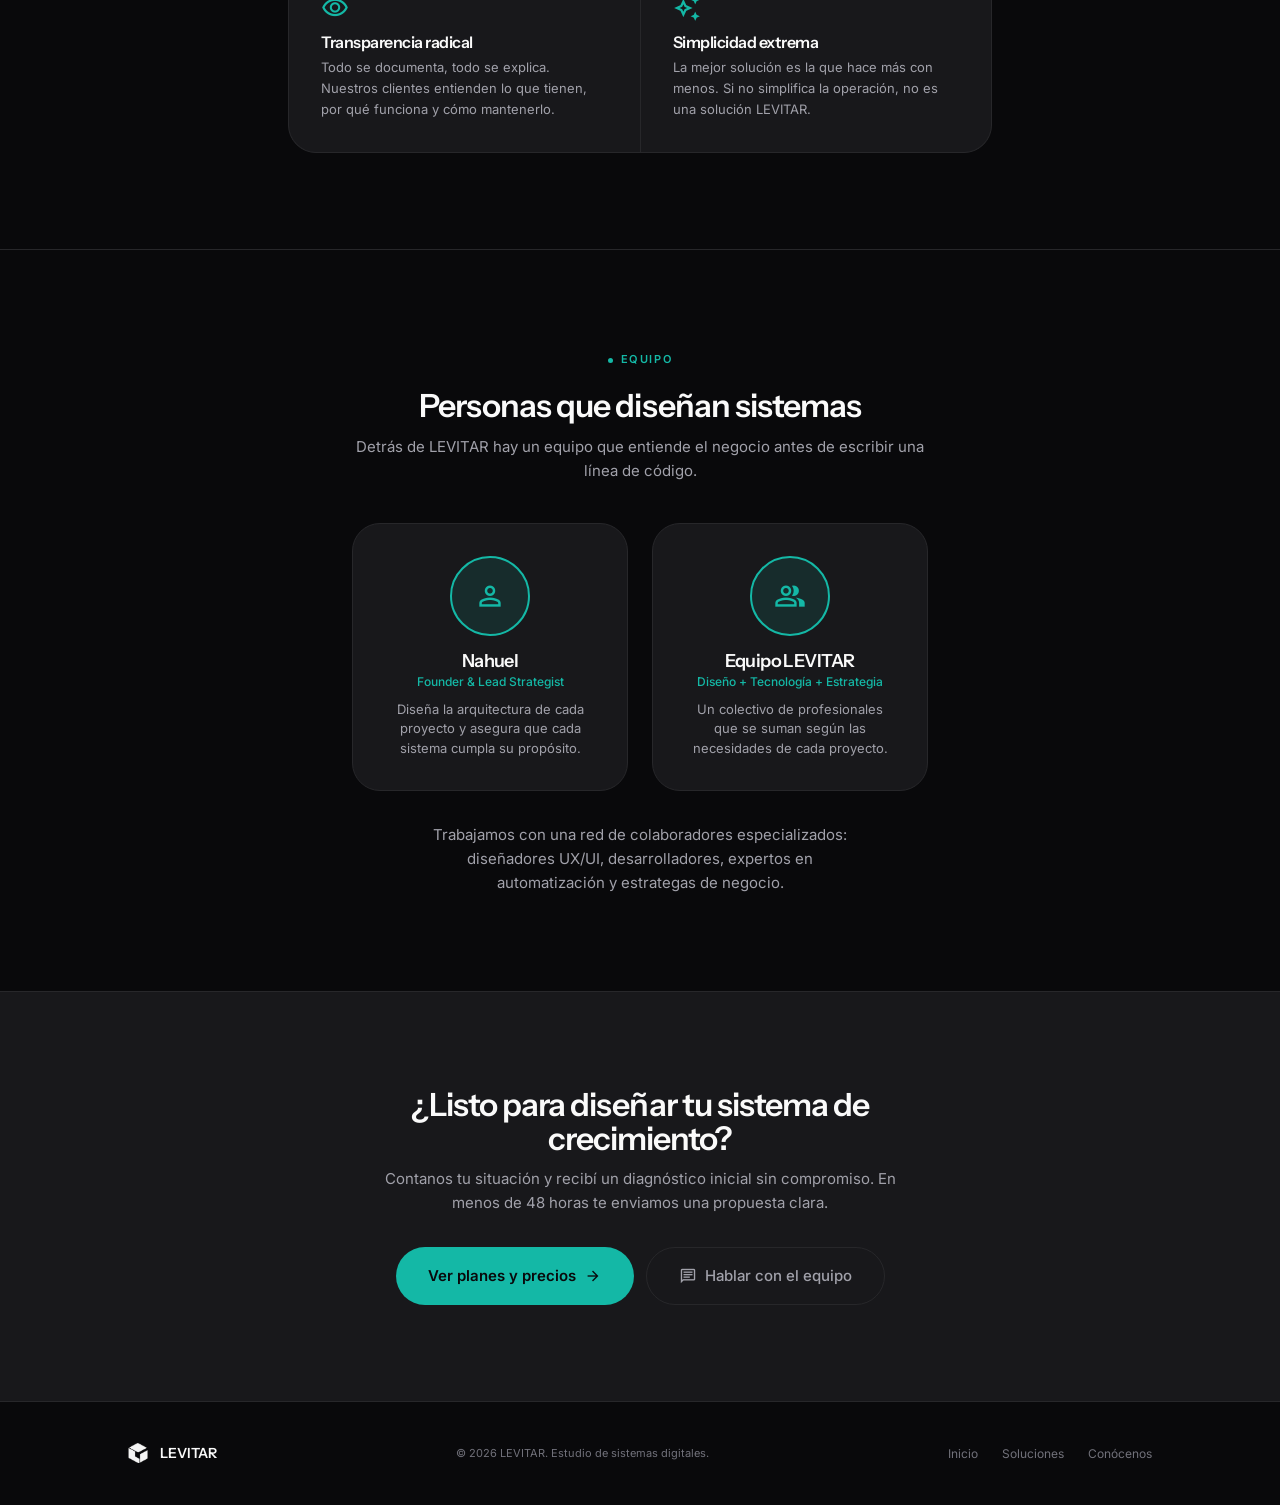
<file: about.html>
<!DOCTYPE html>
<html lang="es">
<head>
<meta charset="utf-8">
<meta name="viewport" content="width=device-width, initial-scale=1.0">
<title>Conócenos — LEVITAR | Estudio de sistemas digitales</title>
<meta name="description" content="LEVITAR es un estudio de sistemas digitales. Diseñamos ecosistemas completos para que las empresas crezcan mejor. Conocé nuestra historia, filosofía y equipo.">
<link rel="canonical" href="https://levitar.studio/about.html">
<link rel="icon" href="logo.png" type="image/png">

<meta property="og:title" content="Conócenos — LEVITAR | Estudio de sistemas digitales">
<meta property="og:description" content="Diseñamos sistemas para que las empresas crezcan mejor. Conocé nuestra historia, filosofía y equipo.">
<meta property="og:type" content="website">
<meta property="og:url" content="https://levitar.studio/about.html">
<meta property="og:image" content="https://levitar.studio/og-image.png">
<meta property="og:locale" content="es_AR">
<meta name="twitter:card" content="summary_large_image">
<meta name="twitter:title" content="Conócenos — LEVITAR | Estudio de sistemas digitales">
<meta name="twitter:description" content="Diseñamos sistemas para que las empresas crezcan mejor. Conocé nuestra historia, filosofía y equipo.">

<script type="application/ld+json">
{
  "@context": "https://schema.org",
  "@type": "Organization",
  "name": "LEVITAR",
  "url": "https://levitar.studio",
  "description": "Estudio de sistemas digitales. Diseñamos ecosistemas completos para que las empresas crezcan mejor.",
  "contactPoint": [
    { "@type": "ContactPoint", "telephone": "+54-3496-659604", "contactType": "sales", "availableLanguage": ["Spanish"] },
    { "@type": "ContactPoint", "email": "levitarinfo@gmail.com", "contactType": "sales", "availableLanguage": ["Spanish"] }
  ],
  "sameAs": ["https://www.instagram.com/levitar.studio"]
}
</script>

<link rel="preconnect" href="https://fonts.googleapis.com">
<link rel="preconnect" href="https://fonts.gstatic.com" crossorigin>
<link href="https://fonts.googleapis.com/css2?family=Instrument+Sans:wght@400;500;600;700&family=Inter:wght@300;400;500;600&display=swap" rel="stylesheet">
<link href="https://fonts.googleapis.com/css2?family=Material+Symbols+Outlined:opsz,wght,FILL@20..48,100..700,0..1&display=swap" rel="stylesheet">
<link rel="stylesheet" href="styles.css">
</head>
<body>

<header class="nav" role="banner">
  <nav class="nav-inner" aria-label="Navegación principal">
    <a href="index.html" class="nav-brand">
      <img src="logo.png" alt="LEVITAR" class="nav-logo" width="24" height="24">
      LEVITAR
    </a>
    <div class="nav-links">
      <a href="index.html" class="nav-link">Inicio</a>
      <a href="index.html#sistema" class="nav-link">Sistema</a>
      <a href="index.html#capacidades" class="nav-link">Capacidades</a>
      <a href="about.html" class="nav-link active">Conócenos</a>
    </div>
    <div class="nav-actions">
      <a href="soluciones.html" class="btn btn-primary btn-sm">
        Soluciones
        <span class="material-symbols-outlined">arrow_forward</span>
      </a>
    </div>
    <button class="nav-hamburger" aria-label="Abrir menú" aria-expanded="false">
      <span class="material-symbols-outlined">menu</span>
    </button>
  </nav>
</header>

<div class="mobile-menu" role="dialog" aria-label="Menú de navegación" aria-hidden="true">
  <button class="mobile-menu-close" aria-label="Cerrar menú">
    <span class="material-symbols-outlined">close</span>
  </button>
  <a href="index.html" class="mobile-menu-link">Inicio</a>
  <a href="index.html#sistema" class="mobile-menu-link">Sistema</a>
  <a href="index.html#capacidades" class="mobile-menu-link">Capacidades</a>
  <a href="about.html" class="mobile-menu-link">Conócenos</a>
  <a href="soluciones.html" class="mobile-menu-link" style="color:var(--primary)">Soluciones</a>
</div>

<main>

<section class="hero" aria-label="Hero conócenos">
  <div class="hero-bg" aria-hidden="true">
    <div class="hero-grid"></div>
    <div class="hero-orb"></div>
    <div class="hero-orb-2"></div>
  </div>
  <div class="container hero-content">
    <div class="reveal max-w-lg">
      <span class="tag">Conócenos</span>
      <h1 class="hero-title">
        No somos una agencia.<br>
        <span class="hero-accent">
          Somos un estudio de sistemas.
          <span class="hero-underline"></span>
        </span>
      </h1>
      <p class="hero-sub">Diseñamos ecosistemas digitales donde estrategia, diseño, tecnología, automatización e IA trabajan como un solo sistema.</p>
      <div class="hero-ctas">
        <a href="#manifiesto" class="btn btn-primary btn-lg">
          Leer el manifiesto
          <span class="material-symbols-outlined">arrow_forward</span>
        </a>
        <a href="soluciones.html" class="btn btn-ghost btn-lg">Ver soluciones</a>
      </div>
    </div>
  </div>
</section>

<section class="section" id="manifiesto" aria-label="Manifiesto">
  <div class="container">
    <div class="reveal text-center max-w-md mx-auto">
      <span class="tag mx-auto">Manifiesto</span>
      <h2 class="section-title">Creemos en hacer mejor, no en hacer más.</h2>
      <p class="section-desc">Esta es la base sobre la que construimos cada proyecto. Convicciones que definen cómo trabajamos.</p>
    </div>
    <div class="reveal delay-1 manifesto-bento" style="margin-top:2.5rem">
      <blockquote class="manifesto-bento-card">
        <span class="philosophy-icon">“</span>
        <p class="philosophy-text">Cada sitio web, cada estrategia, cada automatización y cada sistema que construimos tiene un único propósito: reducir la fricción y aumentar la capacidad de crecer.</p>
        <p class="philosophy-attribution">LEVITAR, 2024</p>
      </blockquote>
      <blockquote class="manifesto-bento-card">
        <span class="philosophy-icon">“</span>
        <p class="philosophy-text">No perseguimos tendencias. Diseñamos estructuras que permanecen.</p>
        <p class="philosophy-attribution">Porque lo que funciona hoy no debería romperse mañana.</p>
      </blockquote>
      <blockquote class="manifesto-bento-card">
        <span class="philosophy-icon">“</span>
        <p class="philosophy-text">No vendemos servicios aislados. Construimos ecosistemas donde cada parte trabaja en conjunto.</p>
        <p class="philosophy-attribution">Marketing, operaciones, tecnología y personas no deberían estar desconectados.</p>
      </blockquote>
      <blockquote class="manifesto-bento-card">
        <span class="philosophy-icon">“</span>
        <p class="philosophy-text">El crecimiento desordenado multiplica la fricción. Nuestro trabajo es eliminarla.</p>
        <p class="philosophy-attribution">Cada proceso innecesario, cada tarea manual que podríamos automatizar, la eliminamos.</p>
      </blockquote>
      <blockquote class="manifesto-bento-card span-2">
        <span class="philosophy-icon">“</span>
        <p class="philosophy-text">No entregamos herramientas. Construimos sistemas que escalan.</p>
        <p class="philosophy-attribution">Un sistema no es un conjunto de piezas sueltas. Es un ecosistema donde todo funciona en sincronía.</p>
      </blockquote>
    </div>
  </div>
</section>

<section class="section section-alt" id="vision" aria-label="Visión 2034">
  <div class="container">
    <div class="reveal text-center max-w-md mx-auto">
      <span class="tag mx-auto">Visión 2034</span>
      <h2 class="section-title">Una década diseñando el futuro de las empresas</h2>
      <p class="section-desc">Creemos que en 10 años las empresas más exitosas no serán las que más vendan, sino las que mejor operen. Nuestro objetivo: 500 PYMES con infraestructura digital LEVITAR en Latinoamérica.</p>
    </div>
    <div class="reveal delay-1 vision-grid">
      <div class="vision-card">
        <h3 class="vision-card-title">Dónde estamos hoy</h3>
        <div class="vision-list">
          <div class="vision-item"><span class="material-symbols-outlined">check</span>Proyectos entregados a empresas en Argentina</div>
          <div class="vision-item"><span class="material-symbols-outlined">check</span>Sistema SYNTRA operando en producción</div>
          <div class="vision-item"><span class="material-symbols-outlined">check</span>Metodología LEVITAR probada y documentada</div>
          <div class="vision-item"><span class="material-symbols-outlined">check</span>Equipo interdisciplinario en crecimiento</div>
        </div>
      </div>
      <div class="vision-card">
        <h3 class="vision-card-title">Hacia dónde vamos</h3>
        <div class="vision-list">
          <div class="vision-item"><span class="material-symbols-outlined">arrow_forward</span>500+ PYMES con sistemas LEVITAR activos</div>
          <div class="vision-item"><span class="material-symbols-outlined">arrow_forward</span>Expansión regional a toda Latinoamérica</div>
          <div class="vision-item"><span class="material-symbols-outlined">arrow_forward</span>Plataforma SYNTRA como SaaS autónomo</div>
          <div class="vision-item"><span class="material-symbols-outlined">arrow_forward</span>Programa de formación en sistemas digitales</div>
        </div>
      </div>
    </div>
  </div>
</section>

<section class="section" id="valores" aria-label="Valores">
  <div class="container">
    <div class="reveal text-center max-w-md mx-auto">
      <span class="tag mx-auto">Valores</span>
      <h2 class="section-title">Principios que gobiernan cada decisión</h2>
      <p class="section-desc">No son aspiraciones. Son reglas que seguimos en cada proyecto, propuesta e interacción.</p>
    </div>
    <div class="reveal delay-1 values-grid" style="margin-top:2.5rem">
      <article class="values-card">
        <span class="material-symbols-outlined">straighten</span>
        <h3>Precisión &gt; Velocidad</h3>
        <p>Preferimos mover lento al principio para no tener que volver atrás. Cada decisión se toma con datos, no con urgencia.</p>
      </article>
      <article class="values-card">
        <span class="material-symbols-outlined">sync</span>
        <h3>Sistemas, no parches</h3>
        <p>No arreglamos problemas uno por uno. Diseñamos soluciones que resuelven la raíz y evitan que vuelvan a aparecer.</p>
      </article>
      <article class="values-card">
        <span class="material-symbols-outlined">visibility</span>
        <h3>Transparencia radical</h3>
        <p>Todo se documenta, todo se explica. Nuestros clientes entienden lo que tienen, por qué funciona y cómo mantenerlo.</p>
      </article>
      <article class="values-card">
        <span class="material-symbols-outlined">auto_awesome</span>
        <h3>Simplicidad extrema</h3>
        <p>La mejor solución es la que hace más con menos. Si no simplifica la operación, no es una solución LEVITAR.</p>
      </article>
    </div>
  </div>
</section>

<section class="section section-alt" id="equipo" aria-label="Equipo">
  <div class="container">
    <div class="reveal text-center max-w-md mx-auto">
      <span class="tag mx-auto">Equipo</span>
      <h2 class="section-title">Personas que diseñan sistemas</h2>
      <p class="section-desc">Detrás de LEVITAR hay un equipo que entiende el negocio antes de escribir una línea de código.</p>
    </div>
    <div class="reveal delay-1 team-grid">
      <article class="team-card">
        <div class="team-avatar">
          <span class="material-symbols-outlined">person</span>
        </div>
        <h3 class="team-name">Nahuel</h3>
        <p class="team-role">Founder &amp; Lead Strategist</p>
        <p class="team-bio">Diseña la arquitectura de cada proyecto y asegura que cada sistema cumpla su propósito.</p>
      </article>
      <article class="team-card">
        <div class="team-avatar">
          <span class="material-symbols-outlined">group</span>
        </div>
        <h3 class="team-name">Equipo LEVITAR</h3>
        <p class="team-role">Diseño + Tecnología + Estrategia</p>
        <p class="team-bio">Un colectivo de profesionales que se suman según las necesidades de cada proyecto.</p>
      </article>
    </div>
    <div class="reveal delay-2 text-center" style="margin-top:2rem">
      <p class="section-desc" style="max-width:28rem;margin:0 auto">Trabajamos con una red de colaboradores especializados: diseñadores UX/UI, desarrolladores, expertos en automatización y estrategas de negocio.</p>
    </div>
  </div>
</section>

<section class="section section-dark cta-section">
  <div class="container">
    <div class="reveal max-w-sm mx-auto">
      <h2 class="cta-title">¿Listo para diseñar tu sistema de crecimiento?</h2>
      <p class="cta-desc">Contanos tu situación y recibí un diagnóstico inicial sin compromiso. En menos de 48 horas te enviamos una propuesta clara.</p>
      <div class="cta-buttons">
        <a href="soluciones.html" class="btn btn-primary btn-lg">
          Ver planes y precios
          <span class="material-symbols-outlined">arrow_forward</span>
        </a>
        <a href="https://wa.me/5493496659604" target="_blank" rel="noopener noreferrer" class="btn btn-outline btn-lg">
          <span class="material-symbols-outlined">chat</span>
          Hablar con el equipo
        </a>
      </div>
    </div>
  </div>
</section>

</main>

<footer class="footer" role="contentinfo">
  <div class="container footer-inner">
    <div class="footer-brand-wrap">
      <img src="logo.png" alt="LEVITAR" width="20" height="20" style="flex-shrink:0;filter:brightness(0) invert(0.96)">
      <span class="footer-brand">LEVITAR</span>
    </div>
    <p class="footer-text">&copy; 2026 LEVITAR. Estudio de sistemas digitales.</p>
    <div class="footer-links">
      <a href="index.html" class="footer-link">Inicio</a>
      <a href="soluciones.html" class="footer-link">Soluciones</a>
      <a href="about.html" class="footer-link">Conócenos</a>
    </div>
  </div>
</footer>

<a href="https://wa.me/5493496659604" target="_blank" rel="noopener noreferrer" class="whatsapp-float" aria-label="Contactar por WhatsApp">
  <svg xmlns="http://www.w3.org/2000/svg" width="22" height="22" viewBox="0 0 24 24" fill="none" stroke="currentColor" stroke-width="2" stroke-linecap="round" stroke-linejoin="round"><path d="M3 21l1.65-3.8a9 9 0 1 1 3.4 2.9L3 21"/><path d="M9 10a.5.5 0 0 0 1 0V9a.5.5 0 0 0-1 0v1a5 5 0 0 0 5 5h1a.5.5 0 0 0 0-1h-1a.5.5 0 0 0 0 1"/></svg>
</a>

<script src="scripts.js" defer></script>
</body>
</html>
</file>
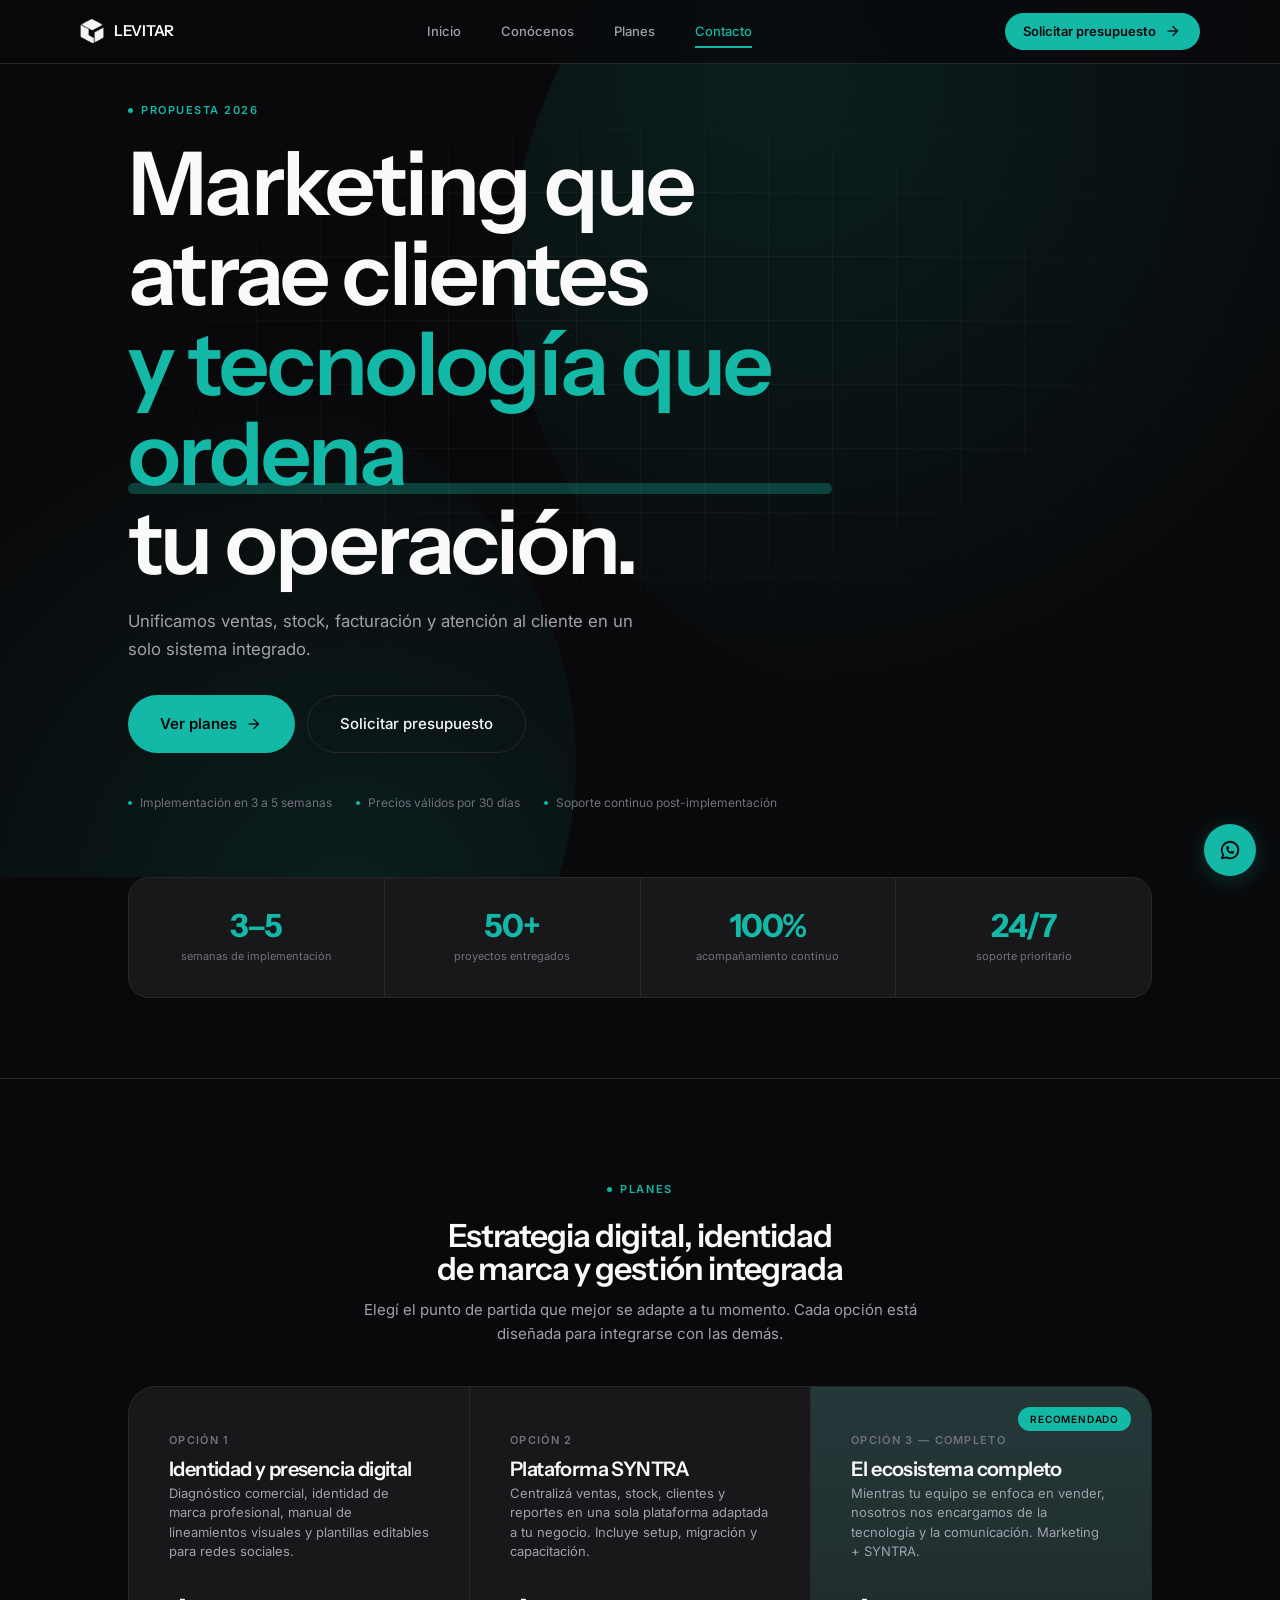
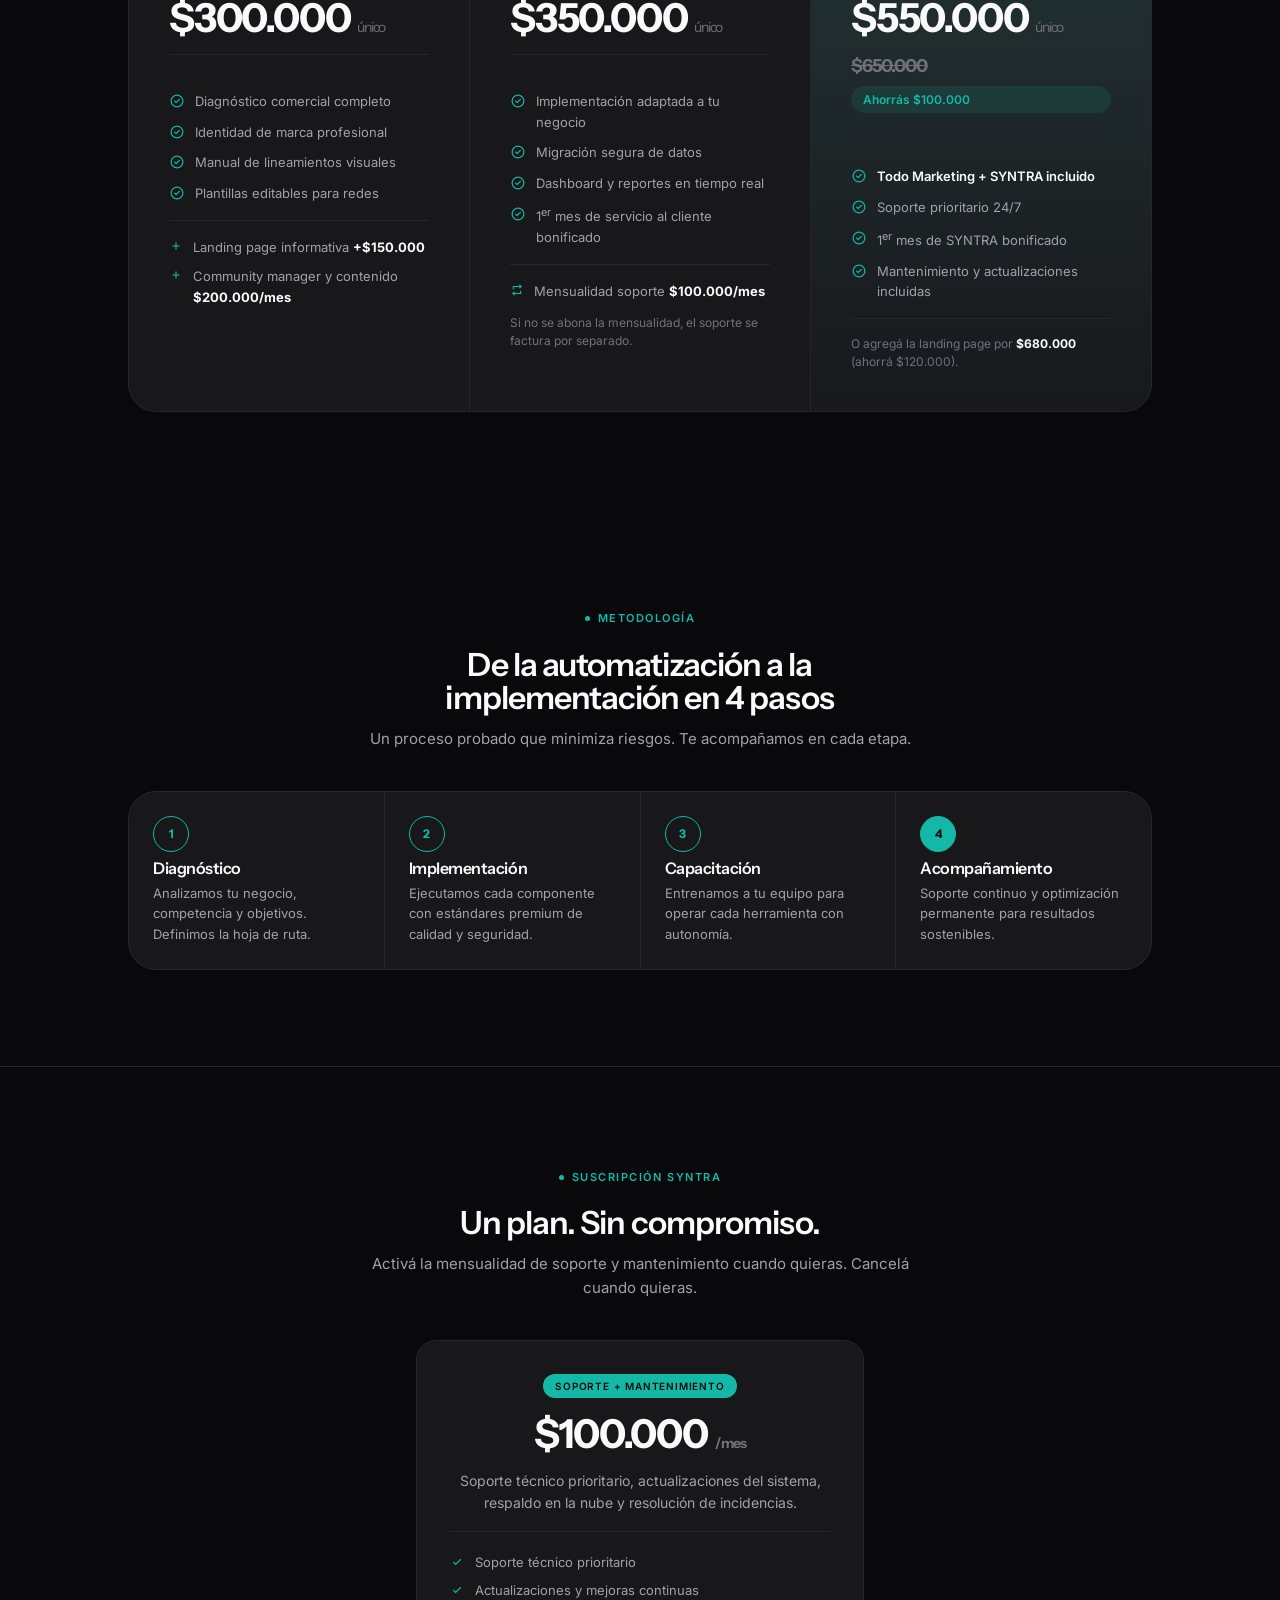
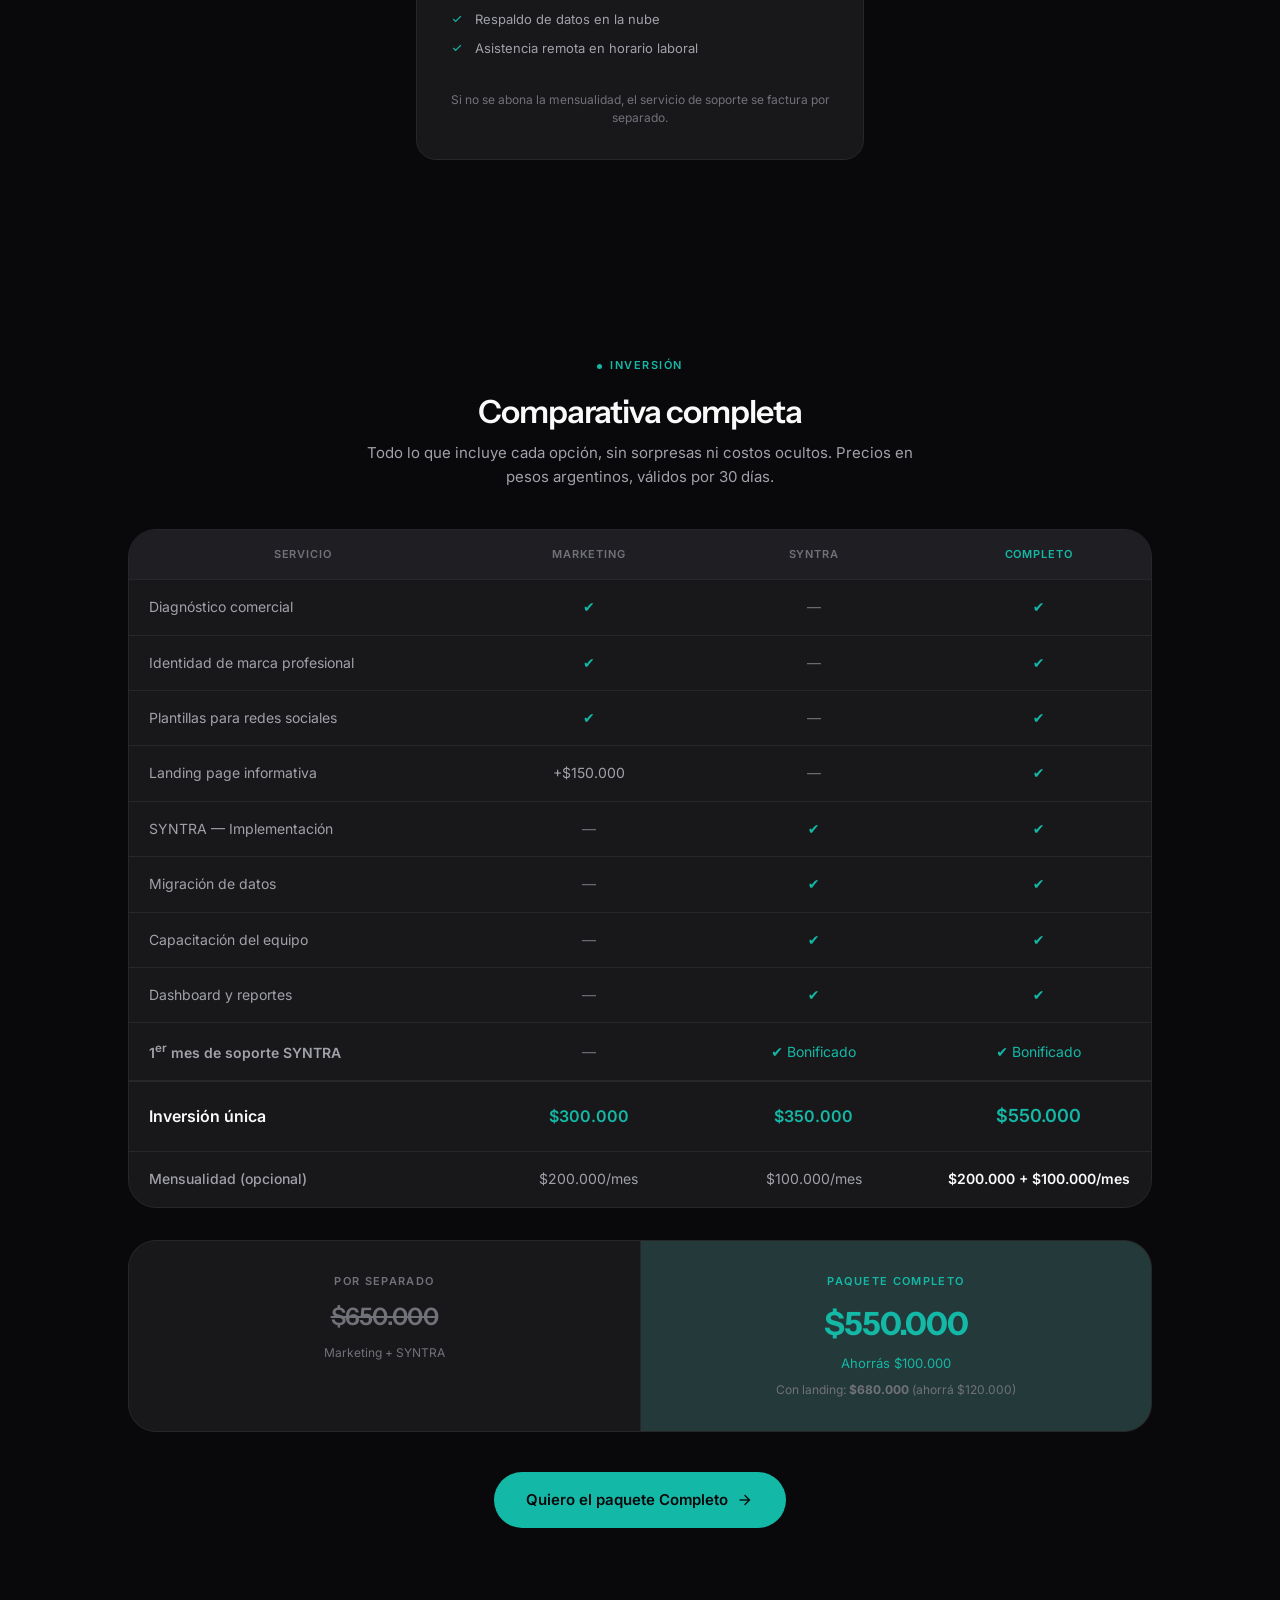
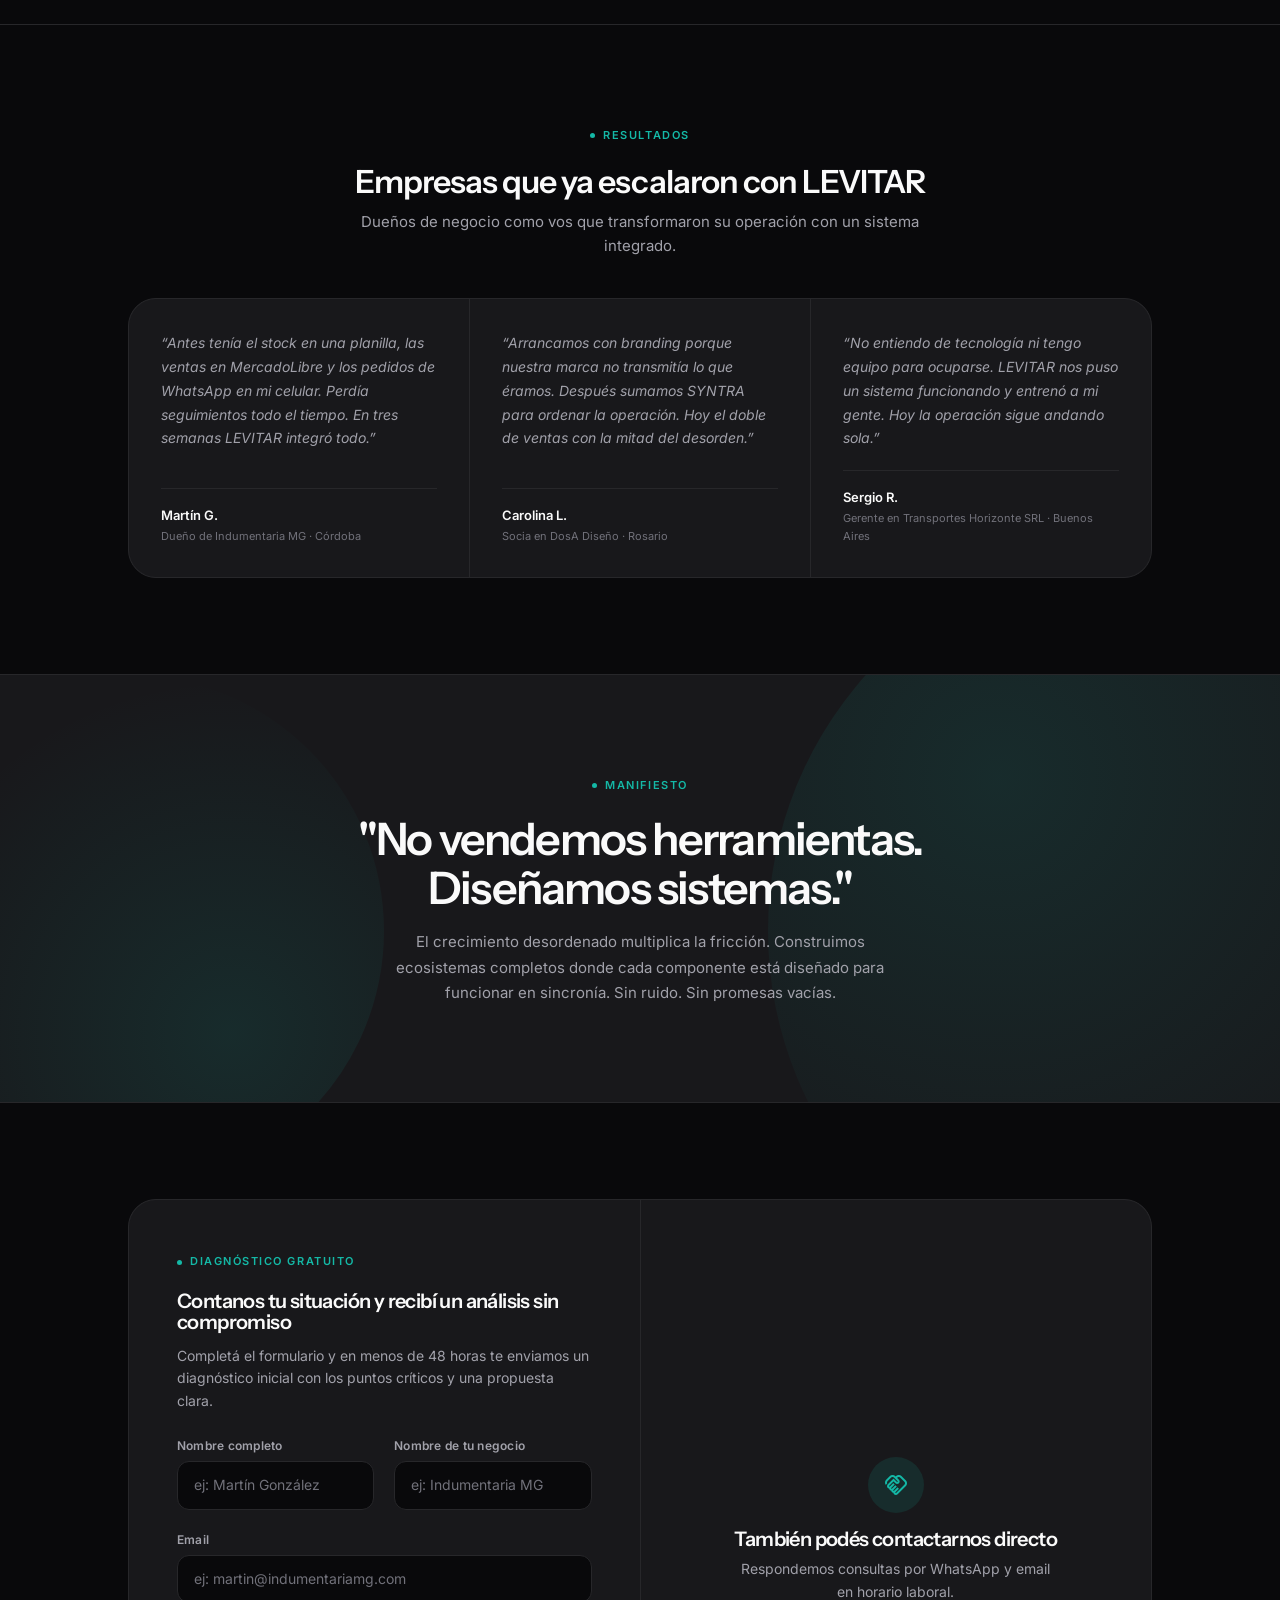
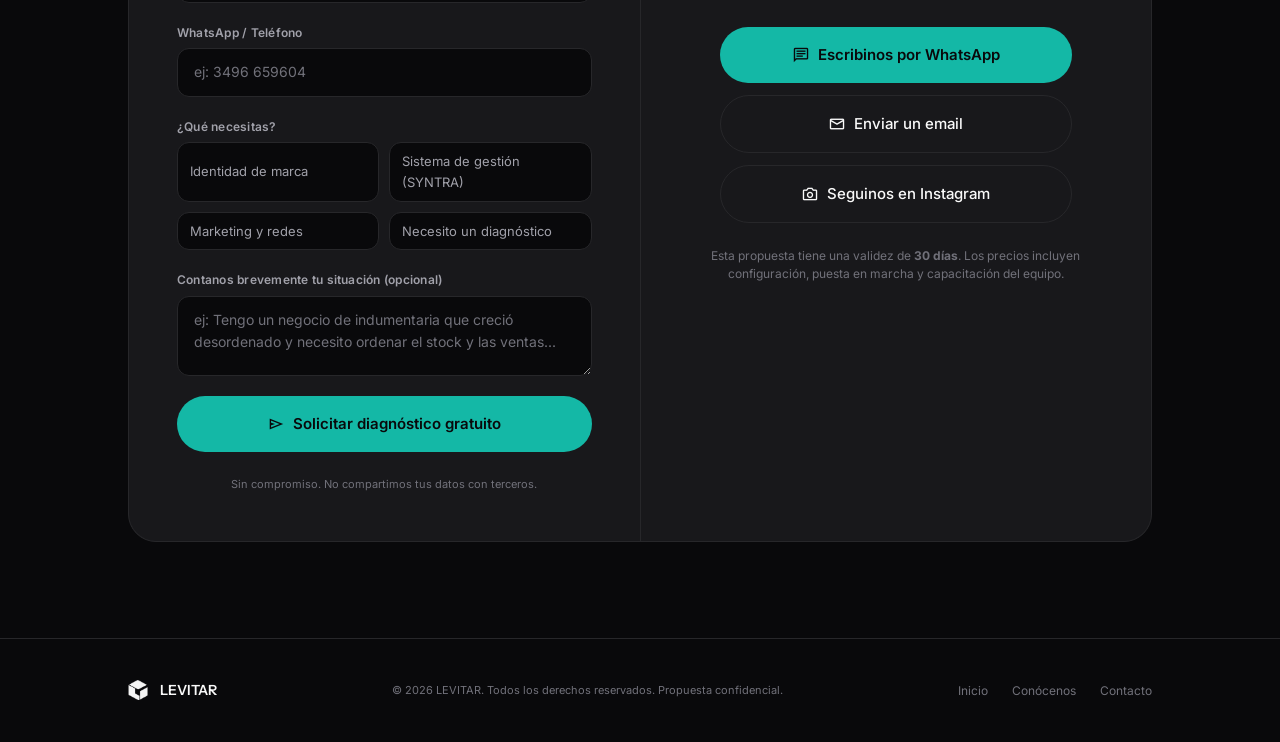
<file: soluciones.html>
<!DOCTYPE html>
<html lang="es">
<head>
<meta charset="utf-8">
<meta name="viewport" content="width=device-width, initial-scale=1.0">
<title>Soluciones y precios — LEVITAR | Transformación digital para PYMES</title>
<meta name="description" content="Conocé nuestros planes de transformación digital: identidad de marca, sistema SYNTRA y paquete completo. Precios transparentes, implementación en 3 a 5 semanas.">
<link rel="canonical" href="https://levitar.studio/soluciones.html">
<link rel="icon" href="logo.png" type="image/png">

<meta property="og:title" content="Soluciones y precios — LEVITAR | Transformación digital para PYMES">
<meta property="og:description" content="Conocé nuestros planes de transformación digital: identidad de marca, sistema SYNTRA y paquete completo. Precios transparentes.">
<meta property="og:type" content="website">
<meta property="og:url" content="https://levitar.studio/soluciones.html">
<meta property="og:image" content="https://levitar.studio/og-image.png">
<meta property="og:locale" content="es_AR">
<meta name="twitter:card" content="summary_large_image">
<meta name="twitter:title" content="Soluciones y precios — LEVITAR | Transformación digital para PYMES">
<meta name="twitter:description" content="Conocé nuestros planes de transformación digital: identidad de marca, sistema SYNTRA y paquete completo.">

<script type="application/ld+json">
{
  "@context": "https://schema.org",
  "@type": "Organization",
  "name": "LEVITAR",
  "url": "https://levitar.studio",
  "description": "Estrategia, tecnología y diseño para tu negocio. Unificamos marketing y operaciones en un ecosistema digital.",
  "contactPoint": [
    { "@type": "ContactPoint", "telephone": "+54-3496-659604", "contactType": "sales", "availableLanguage": ["Spanish"] },
    { "@type": "ContactPoint", "email": "levitarinfo@gmail.com", "contactType": "sales", "availableLanguage": ["Spanish"] }
  ],
  "sameAs": ["https://www.instagram.com/levitar.studio"]
}
</script>

<link rel="preconnect" href="https://fonts.googleapis.com">
<link rel="preconnect" href="https://fonts.gstatic.com" crossorigin>
<link href="https://fonts.googleapis.com/css2?family=Instrument+Sans:wght@400;500;600;700&family=Inter:wght@300;400;500;600&display=swap" rel="stylesheet">
<link href="https://fonts.googleapis.com/css2?family=Material+Symbols+Outlined:opsz,wght,FILL@20..48,100..700,0..1&display=swap" rel="stylesheet">
<link rel="stylesheet" href="styles.css">
</head>
<body>

<header class="nav" role="banner">
  <nav class="nav-inner" aria-label="Navegación principal">
    <a href="index.html" class="nav-brand">
      <img src="logo.png" alt="LEVITAR" class="nav-logo" width="24" height="24">
      LEVITAR
    </a>
    <div class="nav-links">
      <a href="index.html" class="nav-link">Inicio</a>
      <a href="about.html" class="nav-link">Conócenos</a>
      <a href="#servicios" class="nav-link">Planes</a>
      <a href="#contacto" class="nav-link">Contacto</a>
    </div>
    <div class="nav-actions">
      <a href="#contacto" class="btn btn-primary btn-sm">
        Solicitar presupuesto
        <span class="material-symbols-outlined">arrow_forward</span>
      </a>
    </div>
    <button class="nav-hamburger" aria-label="Abrir menú" aria-expanded="false">
      <span class="material-symbols-outlined">menu</span>
    </button>
  </nav>
</header>

<div class="mobile-menu" role="dialog" aria-label="Menú de navegación" aria-hidden="true">
  <button class="mobile-menu-close" aria-label="Cerrar menú">
    <span class="material-symbols-outlined">close</span>
  </button>
  <a href="index.html" class="mobile-menu-link">Inicio</a>
  <a href="about.html" class="mobile-menu-link">Conócenos</a>
  <a href="#servicios" class="mobile-menu-link">Planes</a>
  <a href="#contacto" class="mobile-menu-link">Contacto</a>
  <a href="#contacto" class="mobile-menu-link" style="color:var(--primary)">Solicitar presupuesto</a>
</div>

<main>

<section class="hero" aria-label="Hero soluciones">
  <div class="hero-bg" aria-hidden="true">
    <div class="hero-grid"></div>
    <div class="hero-orb"></div>
    <div class="hero-orb-2"></div>
  </div>
  <div class="container hero-content">
    <div class="reveal max-w-lg">
      <span class="tag">Propuesta 2026</span>
      <h1 class="hero-title">
        Marketing que atrae clientes<br>
        <span class="hero-accent">
          y tecnología que ordena
          <span class="hero-underline"></span>
        </span><br>
        tu operación.
      </h1>
      <p class="hero-sub">Unificamos ventas, stock, facturación y atención al cliente en un solo sistema integrado.</p>
      <div class="hero-ctas">
        <a href="#servicios" class="btn btn-primary btn-lg">
          Ver planes
          <span class="material-symbols-outlined">arrow_forward</span>
        </a>
        <a href="#contacto" class="btn btn-ghost btn-lg">Solicitar presupuesto</a>
      </div>
      <div class="hero-meta reveal delay-2">
        <span><span class="dot"></span>Implementación en 3 a 5 semanas</span>
        <span><span class="dot"></span>Precios válidos por 30 días</span>
        <span><span class="dot"></span>Soporte continuo post-implementación</span>
      </div>
    </div>
  </div>
</section>

<section class="trust" aria-label="Indicadores">
  <div class="container">
    <div class="reveal trust-grid">
      <div class="trust-item">
        <span class="trust-number">3–5</span>
        <span class="trust-label">semanas de implementación</span>
      </div>
      <div class="trust-item">
        <span class="trust-number">50+</span>
        <span class="trust-label">proyectos entregados</span>
      </div>
      <div class="trust-item">
        <span class="trust-number">100%</span>
        <span class="trust-label">acompañamiento continuo</span>
      </div>
      <div class="trust-item">
        <span class="trust-number">24/7</span>
        <span class="trust-label">soporte prioritario</span>
      </div>
    </div>
  </div>
</section>

<section class="section section-alt" id="servicios" aria-label="Servicios">
  <div class="container">
    <div class="reveal text-center max-w-md mx-auto">
      <span class="tag mx-auto">Planes</span>
      <h2 class="section-title">Estrategia digital, identidad de marca y gestión integrada</h2>
      <p class="section-desc">Elegí el punto de partida que mejor se adapte a tu momento. Cada opción está diseñada para integrarse con las demás.</p>
    </div>
    <div class="reveal delay-1 pricing-grid" style="margin-top:2.5rem">

      <article class="pricing-card" aria-label="Plan Marketing">
        <div class="pricing-header">
          <span class="label">Opción 1</span>
          <h3 class="pricing-title" style="margin-top:0.5rem">Identidad y presencia digital</h3>
          <p class="pricing-desc">Diagnóstico comercial, identidad de marca profesional, manual de lineamientos visuales y plantillas editables para redes sociales.</p>
        </div>
        <div class="pricing-amount">$300.000 <small>único</small></div>
        <hr class="divider">
        <div class="card-features">
          <div class="fi"><span class="material-symbols-outlined">check_circle</span><span>Diagnóstico comercial completo</span></div>
          <div class="fi"><span class="material-symbols-outlined">check_circle</span><span>Identidad de marca profesional</span></div>
          <div class="fi"><span class="material-symbols-outlined">check_circle</span><span>Manual de lineamientos visuales</span></div>
          <div class="fi"><span class="material-symbols-outlined">check_circle</span><span>Plantillas editables para redes</span></div>
        </div>
        <hr class="divider">
        <div class="card-addons" style="display:flex;flex-direction:column;gap:0.5rem">
          <div class="fi"><span class="material-symbols-outlined" style="color:var(--primary);font-size:0.875rem">add</span><span style="font-size:0.8125rem">Landing page informativa <strong style="color:var(--text)">+$150.000</strong></span></div>
          <div class="fi"><span class="material-symbols-outlined" style="color:var(--primary);font-size:0.875rem">add</span><span style="font-size:0.8125rem">Community manager y contenido <strong style="color:var(--text)">$200.000/mes</strong></span></div>
        </div>
      </article>

      <article class="pricing-card" aria-label="Plan SYNTRA">
        <div class="pricing-header">
          <span class="label">Opción 2</span>
          <h3 class="pricing-title" style="margin-top:0.5rem">Plataforma SYNTRA</h3>
          <p class="pricing-desc">Centralizá ventas, stock, clientes y reportes en una sola plataforma adaptada a tu negocio. Incluye setup, migración y capacitación.</p>
        </div>
        <div class="pricing-amount">$350.000 <small>único</small></div>
        <hr class="divider">
        <div class="card-features">
          <div class="fi"><span class="material-symbols-outlined">check_circle</span><span>Implementación adaptada a tu negocio</span></div>
          <div class="fi"><span class="material-symbols-outlined">check_circle</span><span>Migración segura de datos</span></div>
          <div class="fi"><span class="material-symbols-outlined">check_circle</span><span>Dashboard y reportes en tiempo real</span></div>
          <div class="fi"><span class="material-symbols-outlined">check_circle</span><span>1<sup>er</sup> mes de servicio al cliente bonificado</span></div>
        </div>
        <hr class="divider">
        <div class="card-addons" style="display:flex;flex-direction:column;gap:0.5rem">
          <div class="fi"><span class="material-symbols-outlined" style="color:var(--primary);font-size:0.875rem">repeat</span><span style="font-size:0.8125rem">Mensualidad soporte <strong style="color:var(--text)">$100.000/mes</strong></span></div>
          <p class="card-note" style="font-size:0.75rem;color:var(--text-faint);margin-top:0.25rem">Si no se abona la mensualidad, el soporte se factura por separado.</p>
        </div>
      </article>

      <article class="pricing-card pricing-card-featured" aria-label="Plan Completo">
        <span class="card-badge">Recomendado</span>
        <div class="pricing-header">
          <span class="label">Opción 3 — Completo</span>
          <h3 class="pricing-title" style="margin-top:0.5rem">El ecosistema completo</h3>
          <p class="pricing-desc">Mientras tu equipo se enfoca en vender, nosotros nos encargamos de la tecnología y la comunicación. Marketing + SYNTRA.</p>
        </div>
        <div class="pricing-amount">
          $550.000 <small>único</small>
          <span class="pricing-old">$650.000</span>
        </div>
        <span class="pricing-save">Ahorrás $100.000</span>
        <hr class="divider">
        <div class="card-features">
          <div class="fi"><span class="material-symbols-outlined">check_circle</span><span style="font-weight:600;color:var(--text)">Todo Marketing + SYNTRA incluido</span></div>
          <div class="fi"><span class="material-symbols-outlined">check_circle</span><span>Soporte prioritario 24/7</span></div>
          <div class="fi"><span class="material-symbols-outlined">check_circle</span><span>1<sup>er</sup> mes de SYNTRA bonificado</span></div>
          <div class="fi"><span class="material-symbols-outlined">check_circle</span><span>Mantenimiento y actualizaciones incluidas</span></div>
        </div>
        <hr class="divider">
        <p class="card-note" style="font-size:0.75rem;color:var(--text-faint)">O agregá la landing page por <strong style="color:var(--text)">$680.000</strong> (ahorrá $120.000).</p>
      </article>

    </div>
  </div>
</section>

<section class="section" id="proceso" aria-label="Metodología">
  <div class="container">
    <div class="reveal text-center max-w-md mx-auto">
      <span class="tag mx-auto">Metodología</span>
      <h2 class="section-title">De la automatización a la implementación en 4 pasos</h2>
      <p class="section-desc">Un proceso probado que minimiza riesgos. Te acompañamos en cada etapa.</p>
    </div>
    <div class="reveal delay-1 process-horiz" style="margin-top:2.5rem">
      <article class="process-horiz-step" aria-label="Paso 1">
        <div class="process-num">1</div>
        <h3 class="process-title">Diagnóstico</h3>
        <p class="process-text">Analizamos tu negocio, competencia y objetivos. Definimos la hoja de ruta.</p>
      </article>
      <article class="process-horiz-step" aria-label="Paso 2">
        <div class="process-num">2</div>
        <h3 class="process-title">Implementación</h3>
        <p class="process-text">Ejecutamos cada componente con estándares premium de calidad y seguridad.</p>
      </article>
      <article class="process-horiz-step" aria-label="Paso 3">
        <div class="process-num">3</div>
        <h3 class="process-title">Capacitación</h3>
        <p class="process-text">Entrenamos a tu equipo para operar cada herramienta con autonomía.</p>
      </article>
      <article class="process-horiz-step" aria-label="Paso 4">
        <div class="process-num" style="background:var(--primary);color:var(--bg)">4</div>
        <h3 class="process-title">Acompañamiento</h3>
        <p class="process-text">Soporte continuo y optimización permanente para resultados sostenibles.</p>
      </article>
    </div>
  </div>
</section>

<section class="section section-alt" id="planes" aria-label="Planes SYNTRA">
  <div class="container">
    <div class="reveal text-center max-w-md mx-auto">
      <span class="tag mx-auto">Suscripción SYNTRA</span>
      <h2 class="section-title">Un plan. Sin compromiso.</h2>
      <p class="section-desc">Activá la mensualidad de soporte y mantenimiento cuando quieras. Cancelá cuando quieras.</p>
    </div>
    <div class="reveal delay-1 syntra-plan-grid" style="margin-top:2.5rem">
      <article class="card" aria-label="Plan SYNTRA mensual" style="text-align:center">
        <div class="card-body">
          <span class="card-badge" style="position:static;display:inline-block;margin-bottom:1rem">Soporte + Mantenimiento</span>
          <div class="syntra-price">
            $100.000 <span class="syntra-period">/ mes</span>
          </div>
          <p class="card-text" style="margin:1rem 0">Soporte técnico prioritario, actualizaciones del sistema, respaldo en la nube y resolución de incidencias.</p>
          <hr class="divider">
          <div class="card-features" style="gap:0.5rem;text-align:left">
            <div class="fi"><span class="material-symbols-outlined">check</span><span>Soporte técnico prioritario</span></div>
            <div class="fi"><span class="material-symbols-outlined">check</span><span>Actualizaciones y mejoras continuas</span></div>
            <div class="fi"><span class="material-symbols-outlined">check</span><span>Respaldo de datos en la nube</span></div>
            <div class="fi"><span class="material-symbols-outlined">check</span><span>Asistencia remota en horario laboral</span></div>
          </div>
        </div>
        <div class="card-footer" style="padding:0 2rem 2rem">
          <p class="card-note" style="font-size:0.75rem;color:var(--text-faint);text-align:center">Si no se abona la mensualidad, el servicio de soporte se factura por separado.</p>
        </div>
      </article>
    </div>
  </div>
</section>

<section class="section" id="precios" aria-label="Comparativa de inversión">
  <div class="container">
    <div class="reveal text-center max-w-md mx-auto">
      <span class="tag mx-auto">Inversión</span>
      <h2 class="section-title">Comparativa completa</h2>
      <p class="section-desc">Todo lo que incluye cada opción, sin sorpresas ni costos ocultos. Precios en pesos argentinos, válidos por 30 días.</p>
    </div>
    <div class="reveal delay-1 table-wrap" style="margin-top:2.5rem">
      <table class="table">
        <thead>
          <tr>
            <th style="width:34%">Servicio</th>
            <th class="text-center" style="width:22%">Marketing</th>
            <th class="text-center" style="width:22%">SYNTRA</th>
            <th class="text-center" style="width:22%;color:var(--primary)">Completo</th>
          </tr>
        </thead>
        <tbody>
          <tr><td>Diagnóstico comercial</td><td class="text-center" style="color:var(--primary)">✔</td><td class="text-center" style="color:var(--text-faint)">—</td><td class="text-center" style="color:var(--primary)">✔</td></tr>
          <tr><td>Identidad de marca profesional</td><td class="text-center" style="color:var(--primary)">✔</td><td class="text-center" style="color:var(--text-faint)">—</td><td class="text-center" style="color:var(--primary)">✔</td></tr>
          <tr><td>Plantillas para redes sociales</td><td class="text-center" style="color:var(--primary)">✔</td><td class="text-center" style="color:var(--text-faint)">—</td><td class="text-center" style="color:var(--primary)">✔</td></tr>
          <tr><td>Landing page informativa</td><td class="text-center" style="color:var(--text-soft)">+$150.000</td><td class="text-center" style="color:var(--text-faint)">—</td><td class="text-center" style="color:var(--primary)">✔</td></tr>
          <tr><td>SYNTRA — Implementación</td><td class="text-center" style="color:var(--text-faint)">—</td><td class="text-center" style="color:var(--primary)">✔</td><td class="text-center" style="color:var(--primary)">✔</td></tr>
          <tr><td>Migración de datos</td><td class="text-center" style="color:var(--text-faint)">—</td><td class="text-center" style="color:var(--primary)">✔</td><td class="text-center" style="color:var(--primary)">✔</td></tr>
          <tr><td>Capacitación del equipo</td><td class="text-center" style="color:var(--text-faint)">—</td><td class="text-center" style="color:var(--primary)">✔</td><td class="text-center" style="color:var(--primary)">✔</td></tr>
          <tr><td>Dashboard y reportes</td><td class="text-center" style="color:var(--text-faint)">—</td><td class="text-center" style="color:var(--primary)">✔</td><td class="text-center" style="color:var(--primary)">✔</td></tr>
          <tr><td style="font-weight:600">1<sup>er</sup> mes de soporte SYNTRA</td><td class="text-center" style="color:var(--text-faint)">—</td><td class="text-center" style="color:var(--primary)">✔ Bonificado</td><td class="text-center" style="color:var(--primary)">✔ Bonificado</td></tr>
        </tbody>
        <tfoot>
          <tr class="table-total">
            <td style="font-weight:600">Inversión única</td>
            <td class="text-center" style="color:var(--primary)">$300.000</td>
            <td class="text-center" style="color:var(--primary)">$350.000</td>
            <td class="text-center" style="color:var(--primary);font-size:1.125rem">$550.000</td>
          </tr>
          <tr style="border-top:1px solid var(--border)">
            <td style="font-weight:500">Mensualidad (opcional)</td>
            <td class="text-center" style="color:var(--text-soft)">$200.000/mes</td>
            <td class="text-center" style="color:var(--text-soft)">$100.000/mes</td>
            <td class="text-center" style="font-weight:600;color:var(--text)">$200.000 + $100.000/mes</td>
          </tr>
        </tfoot>
      </table>
    </div>
    <div class="bundle-grid">
      <div class="bundle-card">
        <span class="label" style="display:block;margin-bottom:0.5rem">Por separado</span>
        <p class="bundle-price-old">$650.000</p>
        <p class="bundle-label">Marketing + SYNTRA</p>
      </div>
      <div class="bundle-card bundle-card-featured">
        <span class="label" style="display:block;margin-bottom:0.5rem;color:var(--primary)">Paquete Completo</span>
        <p class="bundle-price">$550.000</p>
        <p class="bundle-save">Ahorrás $100.000</p>
        <p class="bundle-label">Con landing: <strong>$680.000</strong> (ahorrá $120.000)</p>
      </div>
    </div>
    <div class="reveal delay-2 text-center" style="margin-top:2.5rem">
      <a href="#contacto" class="btn btn-primary btn-lg">
        Quiero el paquete Completo
        <span class="material-symbols-outlined">arrow_forward</span>
      </a>
    </div>
  </div>
</section>

<section class="section section-alt" id="testimonios" aria-label="Testimonios">
  <div class="container">
    <div class="reveal text-center max-w-md mx-auto">
      <span class="tag mx-auto">Resultados</span>
      <h2 class="section-title">Empresas que ya escalaron con LEVITAR</h2>
      <p class="section-desc">Dueños de negocio como vos que transformaron su operación con un sistema integrado.</p>
    </div>
    <div class="reveal delay-1 testimonial-grid" style="margin-top:2.5rem">
      <article class="testimonial-card">
        <p class="testimonial-quote">&ldquo;Antes ten&iacute;a el stock en una planilla, las ventas en MercadoLibre y los pedidos de WhatsApp en mi celular. Perd&iacute;a seguimientos todo el tiempo. En tres semanas LEVITAR integr&oacute; todo.&rdquo;</p>
        <hr class="testimonial-divider">
        <p class="testimonial-author">Mart&iacute;n G.</p>
        <p class="testimonial-role">Due&ntilde;o de Indumentaria MG &middot; C&oacute;rdoba</p>
      </article>
      <article class="testimonial-card">
        <p class="testimonial-quote">&ldquo;Arrancamos con branding porque nuestra marca no transmit&iacute;a lo que &eacute;ramos. Despu&eacute;s sumamos SYNTRA para ordenar la operaci&oacute;n. Hoy el doble de ventas con la mitad del desorden.&rdquo;</p>
        <hr class="testimonial-divider">
        <p class="testimonial-author">Carolina L.</p>
        <p class="testimonial-role">Socia en DosA Dise&ntilde;o &middot; Rosario</p>
      </article>
      <article class="testimonial-card">
        <p class="testimonial-quote">&ldquo;No entiendo de tecnolog&iacute;a ni tengo equipo para ocuparse. LEVITAR nos puso un sistema funcionando y entren&oacute; a mi gente. Hoy la operaci&oacute;n sigue andando sola.&rdquo;</p>
        <hr class="testimonial-divider">
        <p class="testimonial-author">Sergio R.</p>
        <p class="testimonial-role">Gerente en Transportes Horizonte SRL &middot; Buenos Aires</p>
      </article>
    </div>
  </div>
</section>

<section class="manifesto" aria-label="Manifiesto">
  <div class="manifesto-bg" aria-hidden="true"></div>
  <div class="container" style="position:relative;z-index:2;text-align:center">
    <div class="reveal">
      <span class="tag mx-auto" style="color:var(--primary)">Manifiesto</span>
      <h2 class="manifesto-quote">
        "No vendemos herramientas.<br>Diseñamos sistemas."
      </h2>
      <p class="manifesto-text">El crecimiento desordenado multiplica la fricción. Construimos ecosistemas completos donde cada componente está diseñado para funcionar en sincronía. Sin ruido. Sin promesas vacías.</p>
    </div>
  </div>
</section>

<section class="section" id="contacto" aria-label="Contacto">
  <div class="container">
    <div class="reveal contact-grid">
      <div class="contact-card">
        <span class="tag">Diagnóstico gratuito</span>
        <h3 class="contact-card-title text-left" style="font-size:1.25rem;margin-bottom:0.75rem">Contanos tu situación y recibí un análisis sin compromiso</h3>
        <p class="card-text" style="margin-bottom:1.5rem">Completá el formulario y en menos de 48 horas te enviamos un diagnóstico inicial con los puntos críticos y una propuesta clara.</p>
        <form class="contact-form" id="contactForm" novalidate>
          <div class="form-row">
            <div class="form-group">
              <label for="formName" class="form-label">Nombre completo</label>
              <input type="text" id="formName" class="form-input" placeholder="ej: Martín González" required>
            </div>
            <div class="form-group">
              <label for="formBusiness" class="form-label">Nombre de tu negocio</label>
              <input type="text" id="formBusiness" class="form-input" placeholder="ej: Indumentaria MG" required>
            </div>
          </div>
          <div class="form-group">
            <label for="formEmail" class="form-label">Email</label>
            <input type="email" id="formEmail" class="form-input" placeholder="ej: martin@indumentariamg.com" required>
          </div>
          <div class="form-group">
            <label for="formPhone" class="form-label">WhatsApp / Teléfono</label>
            <input type="tel" id="formPhone" class="form-input" placeholder="ej: 3496 659604" required>
          </div>
          <div class="form-group">
            <label class="form-label">¿Qué necesitas?</label>
            <div class="form-options">
              <label class="form-option"><input type="checkbox" name="need" value="identidad"><span>Identidad de marca</span></label>
              <label class="form-option"><input type="checkbox" name="need" value="syntra"><span>Sistema de gestión (SYNTRA)</span></label>
              <label class="form-option"><input type="checkbox" name="need" value="marketing"><span>Marketing y redes</span></label>
              <label class="form-option"><input type="checkbox" name="need" value="diagnostico"><span>Necesito un diagnóstico</span></label>
            </div>
          </div>
          <div class="form-group">
            <label for="formMessage" class="form-label">Contanos brevemente tu situación (opcional)</label>
            <textarea id="formMessage" class="form-input form-textarea" placeholder="ej: Tengo un negocio de indumentaria que creció desordenado y necesito ordenar el stock y las ventas..."></textarea>
          </div>
          <button type="submit" class="btn btn-primary btn-block btn-lg">
            <span class="material-symbols-outlined">send</span>
            Solicitar diagnóstico gratuito
          </button>
          <p class="form-footnote">Sin compromiso. No compartimos tus datos con terceros.</p>
        </form>
        <div class="form-success" id="formSuccess" style="display:none;text-align:center;padding:2rem 0">
          <span class="material-symbols-outlined" style="font-size:2.5rem;color:var(--primary);display:block;margin-bottom:1rem">check_circle</span>
          <h3 style="font-size:1.25rem;margin-bottom:0.5rem;color:var(--text)">Recibimos tu consulta</h3>
          <p class="card-text">Te escribimos en menos de 24 horas. Mientras tanto, seguinos en <a href="https://www.instagram.com/levitar.studio" target="_blank" rel="noopener noreferrer" style="color:var(--primary);text-decoration:underline">@levitar.studio</a>.</p>
        </div>
      </div>
      <div class="contact-card contact-card-centered">
        <div class="contact-icon-wrap">
          <span class="material-symbols-outlined">handshake</span>
        </div>
        <h3 class="contact-card-title">También podés contactarnos directo</h3>
        <p class="card-text" style="margin-bottom:1.5rem;max-width:20rem">Respondemos consultas por WhatsApp y email en horario laboral.</p>
        <div class="contact-buttons">
          <a href="https://wa.me/5493496659604" target="_blank" rel="noopener noreferrer" class="btn btn-primary btn-block btn-lg">
            <span class="material-symbols-outlined">chat</span>
            Escribinos por WhatsApp
          </a>
          <a href="mailto:levitarinfo@gmail.com" class="btn btn-ghost btn-block btn-lg">
            <span class="material-symbols-outlined">mail</span>
            Enviar un email
          </a>
          <a href="https://www.instagram.com/levitar.studio" target="_blank" rel="noopener noreferrer" class="btn btn-ghost btn-block btn-lg">
            <span class="material-symbols-outlined">photo_camera</span>
            Seguinos en Instagram
          </a>
        </div>
        <p class="contact-validez">Esta propuesta tiene una validez de <strong>30 días</strong>. Los precios incluyen configuración, puesta en marcha y capacitación del equipo.</p>
      </div>
    </div>
  </div>
</section>

</main>

<footer class="footer" role="contentinfo">
  <div class="container footer-inner">
    <div class="footer-brand-wrap">
      <img src="logo.png" alt="LEVITAR" width="20" height="20" style="flex-shrink:0;filter:brightness(0) invert(0.96)">
      <span class="footer-brand">LEVITAR</span>
    </div>
    <p class="footer-text">&copy; 2026 LEVITAR. Todos los derechos reservados. Propuesta confidencial.</p>
    <div class="footer-links">
      <a href="index.html" class="footer-link">Inicio</a>
      <a href="about.html" class="footer-link">Conócenos</a>
      <a href="#contacto" class="footer-link">Contacto</a>
    </div>
  </div>
</footer>

<a href="https://wa.me/5493496659604" target="_blank" rel="noopener noreferrer" class="whatsapp-float" aria-label="Contactar por WhatsApp">
  <svg xmlns="http://www.w3.org/2000/svg" width="22" height="22" viewBox="0 0 24 24" fill="none" stroke="currentColor" stroke-width="2" stroke-linecap="round" stroke-linejoin="round"><path d="M3 21l1.65-3.8a9 9 0 1 1 3.4 2.9L3 21"/><path d="M9 10a.5.5 0 0 0 1 0V9a.5.5 0 0 0-1 0v1a5 5 0 0 0 5 5h1a.5.5 0 0 0 0-1h-1a.5.5 0 0 0 0 1"/></svg>
</a>

<script src="scripts.js" defer></script>
</body>
</html>
</file>
<file: styles.css>
/* ─── RESET & BASE ─── */
*,*::before,*::after{box-sizing:border-box;margin:0;padding:0}
html{scroll-behavior:smooth}
body{font-family:'Inter','system-ui',sans-serif;font-size:0.9375rem;line-height:1.6;color:var(--text-soft);background:var(--bg);-webkit-font-smoothing:antialiased;-moz-osx-font-smoothing:grayscale}
img,picture,svg{display:block;max-width:100%}
input,button,textarea,select{font:inherit}
a{color:inherit;text-decoration:none}
ul,ol{list-style:none}
button{cursor:pointer;border:none;background:none}
:focus-visible{outline:2px solid var(--primary);outline-offset:2px;border-radius:4px}
::selection{background:var(--primary);color:var(--text)}
::moz-selection{background:var(--primary);color:var(--text)}

/* ─── VARIABLES ─── */
:root{
  --bg:#09090b;
  --surface:#18181b;
  --surface-hover:#1f1f23;
  --border:#27272a;
  --border-light:#1f1f23;
  --primary:#14b8a6;
  --primary-dark:#0d9488;
  --primary-glow:rgba(20,184,166,0.12);
  --primary-glow-strong:rgba(20,184,166,0.25);
  --text:#fafafa;
  --text-soft:#a1a1aa;
  --text-faint:#71717a;
  --radius-sm:6px;
  --radius-md:12px;
  --radius-lg:20px;
  --radius-xl:28px;
  --shadow-card:0 1px 3px rgba(0,0,0,0.3),0 4px 16px rgba(0,0,0,0.15);
  --shadow-hover:0 4px 24px rgba(0,0,0,0.35),0 0 40px var(--primary-glow);
  --ease:cubic-bezier(0.22,1,0.36,1);
  --container:1120px;
}

/* ─── TYPOGRAPHY ─── */
h1,h2,h3,h4{font-family:'Instrument Sans','system-ui',sans-serif;font-weight:600;line-height:1.05;letter-spacing:-0.03em;color:var(--text)}
.tag{display:inline-flex;align-items:center;gap:0.5rem;font-size:0.6875rem;letter-spacing:0.14em;text-transform:uppercase;font-weight:600;color:var(--primary);margin-bottom:1.25rem}
.tag::before{content:'';width:5px;height:5px;border-radius:50%;background:var(--primary)}
.label{font-size:0.6875rem;letter-spacing:0.12em;text-transform:uppercase;font-weight:600;color:var(--text-faint)}

/* ─── LAYOUT ─── */
.container{width:100%;max-width:var(--container);margin:0 auto;padding:0 2rem}
@media(min-width:768px){.container{padding:0 3rem}}
.section{padding:6rem 0}
.section-alt{border-top:1px solid var(--border)}
@media(max-width:767px){.section{padding:4rem 0}}
.section-dark{background:var(--surface);border-top:1px solid var(--border)}
.section-title{font-size:clamp(1.75rem,2.5vw,2.5rem);margin-bottom:0.75rem;text-wrap:balance}
.section-desc{font-size:0.9375rem;line-height:1.6;color:var(--text-soft)}
[id]{scroll-margin-top:5rem}

/* ─── NAVIGATION ─── */
.nav{position:fixed;top:0;width:100%;z-index:100;height:4rem;display:flex;align-items:center;background:rgba(9,9,11,0.82);-webkit-backdrop-filter:blur(20px) saturate(1.4);backdrop-filter:blur(20px) saturate(1.4);border-bottom:1px solid var(--border);padding:0 2rem}
@media(min-width:768px){.nav{padding:0 3rem}}
.nav-inner{max-width:var(--container);margin:0 auto;width:100%;display:flex;align-items:center;justify-content:space-between}
.nav-brand{display:flex;align-items:center;gap:0.625rem;font-family:'Instrument Sans','system-ui',sans-serif;font-size:0.9375rem;font-weight:600;color:var(--text);letter-spacing:-0.02em;flex-shrink:0}
.nav-logo{width:1.5rem;height:1.5rem;flex-shrink:0;filter:brightness(0) invert(0.96)}
.nav-links{display:none;align-items:center;gap:2.5rem}
@media(min-width:768px){.nav-links{display:flex}}
.nav-link{font-size:0.8125rem;font-weight:500;color:var(--text-soft);padding:0.25rem 0;position:relative;transition:color 0.3s var(--ease)}
.nav-link::after{content:'';position:absolute;bottom:-2px;left:0;width:0;height:1.5px;background:var(--primary);transition:width 0.3s var(--ease)}
.nav-link:hover{color:var(--text)}
.nav-link:hover::after{width:100%}
.nav-link.active{color:var(--primary)}
.nav-link.active::after{width:100%}
.nav-actions{display:none;align-items:center;gap:1rem}
@media(min-width:768px){.nav-actions{display:flex}}
.nav-hamburger{display:flex;align-items:center;justify-content:center;width:2.5rem;height:2.5rem;color:var(--text);border-radius:50%;transition:background 0.2s}
.nav-hamburger:hover{background:var(--surface)}
@media(min-width:768px){.nav-hamburger{display:none}}

/* ─── MOBILE MENU ─── */
.mobile-menu{position:fixed;inset:0;z-index:200;background:var(--bg);display:flex;flex-direction:column;align-items:center;justify-content:center;gap:2.5rem;opacity:0;visibility:hidden;transition:opacity 0.4s ease,visibility 0.4s ease}
.mobile-menu.open{opacity:1;visibility:visible}
.mobile-menu-close{position:absolute;top:1.25rem;right:1.5rem;width:2.5rem;height:2.5rem;display:flex;align-items:center;justify-content:center;color:var(--text);border-radius:50%;transition:background 0.2s}
.mobile-menu-close:hover{background:var(--surface)}
.mobile-menu-link{font-family:'Instrument Sans','system-ui',sans-serif;font-size:1.75rem;font-weight:600;color:var(--text-soft);letter-spacing:-0.03em;transition:color 0.2s}
.mobile-menu-link:hover{color:var(--text)}

/* ─── BUTTONS ─── */
.btn{display:inline-flex;align-items:center;justify-content:center;gap:0.5rem;padding:0.75rem 1.5rem;border-radius:100px;font-size:0.875rem;font-weight:500;transition:all 0.3s var(--ease);white-space:nowrap;position:relative;overflow:hidden}
.btn-primary{background:var(--primary);color:var(--bg);font-weight:600}
.btn-primary:hover{background:var(--primary-dark);transform:translateY(-2px);box-shadow:0 4px 24px var(--primary-glow-strong)}
.btn-ghost{border:1px solid var(--border);color:var(--text);background:transparent}
.btn-ghost:hover{border-color:var(--primary);color:var(--primary);background:var(--primary-glow);transform:translateY(-2px)}
.btn-outline{border:1px solid var(--border);color:var(--text-soft);background:transparent}
.btn-outline:hover{border-color:var(--text);color:var(--text);transform:translateY(-2px)}
.btn-lg{padding:1rem 2rem;font-size:0.9375rem}
.btn-block{width:100%}
.btn-sm{padding:0.5rem 1.125rem;font-size:0.8125rem}
.btn .material-symbols-outlined{font-size:1.125rem}

/* ─── CARDS ─── */
.card{background:var(--surface);border:1px solid var(--border);border-radius:var(--radius-lg);transition:all 0.35s var(--ease);position:relative;display:flex;flex-direction:column}
.card:hover{box-shadow:var(--shadow-hover);border-color:var(--primary);transform:translateY(-3px)}
.card-body{padding:2rem;flex:1}
.card-title{font-size:1.125rem;margin-bottom:0.5rem;color:var(--text)}
.card-text{font-size:0.875rem;line-height:1.6;color:var(--text-soft)}
.card-label{font-size:0.75rem;color:var(--primary);font-weight:500}
.card-badge{position:absolute;top:1.25rem;right:1.25rem;font-size:0.625rem;font-weight:600;padding:0.25rem 0.75rem;border-radius:100px;background:var(--primary);color:var(--bg);letter-spacing:0.08em;text-transform:uppercase;z-index:2}
.card-icon{width:2.5rem;height:2.5rem;border-radius:var(--radius-md);background:var(--primary-glow);display:flex;align-items:center;justify-content:center;margin-bottom:1rem;color:var(--primary)}
.card-icon .material-symbols-outlined{font-size:1.25rem}
.card-features{display:flex;flex-direction:column;gap:0.625rem;margin-top:1.25rem}
.fi{display:flex;align-items:flex-start;gap:0.625rem;font-size:0.8125rem;color:var(--text-soft)}
.fi .material-symbols-outlined{flex-shrink:0;color:var(--primary);font-size:1rem;margin-top:2px}

/* ─── HERO ─── */
.hero{min-height:90vh;display:flex;align-items:center;position:relative;overflow:hidden;padding:6rem 0 4rem}
@media(max-width:767px){.hero{min-height:auto;padding:5rem 0 3rem}}
.hero-bg{position:absolute;inset:0;pointer-events:none;overflow:hidden}
.hero-grid{position:absolute;inset:0;background-image:linear-gradient(to right,rgba(255,255,255,0.04) 1px,transparent 1px),linear-gradient(to bottom,rgba(255,255,255,0.04) 1px,transparent 1px);background-size:4rem 4rem;mask-image:radial-gradient(ellipse 80% 60% at 50% 40%,black 20%,transparent 70%);-webkit-mask-image:radial-gradient(ellipse 80% 60% at 50% 40%,black 20%,transparent 70%)}
.hero-orb{position:absolute;top:-20vh;right:-10vw;width:70vmax;height:70vmax;border-radius:50%;background:radial-gradient(circle at 30% 30%,var(--primary-glow),transparent 70%);pointer-events:none;animation:orb 20s ease-in-out infinite alternate}
.hero-orb-2{position:absolute;bottom:-30vh;left:-15vw;width:60vmax;height:60vmax;border-radius:50%;background:radial-gradient(circle at 70% 70%,var(--primary-glow),transparent 70%);pointer-events:none;animation:orb-2 25s ease-in-out infinite alternate}
@keyframes orb{0%{transform:translate(0,0) scale(1)}100%{transform:translate(5%,8%) scale(1.1)}}
@keyframes orb-2{0%{transform:translate(0,0) scale(1)}100%{transform:translate(-5%,-5%) scale(1.15)}}
.hero-content{position:relative;z-index:2}
.hero-title{font-size:clamp(2.8rem,7vw,5.5rem);margin-bottom:1.25rem;line-height:1.02}
.hero-accent{color:var(--primary);position:relative;display:inline-block}
.hero-underline{position:absolute;bottom:0.05em;left:0;right:0;height:0.12em;background:var(--primary);border-radius:100px;z-index:-1;opacity:0.3}
.hero-sub{font-size:clamp(1.05rem,1.3vw,1.15rem);line-height:1.65;color:var(--text-soft);max-width:32rem;margin-bottom:2rem}
.hero-ctas{display:flex;flex-wrap:wrap;gap:0.75rem}
.hero-meta{display:flex;flex-wrap:wrap;gap:1.5rem;margin-top:2.5rem}
.hero-meta span{display:flex;align-items:center;gap:0.5rem;font-size:0.75rem;color:var(--text-faint)}
.hero-meta .dot{width:4px;height:4px;border-radius:50%;background:var(--primary);flex-shrink:0}

/* ─── TRUST BAR ─── */
.trust{padding:0 0 5rem}
@media(max-width:767px){.trust{padding:0 0 3rem}}
.trust-grid{display:grid;grid-template-columns:repeat(4,1fr);gap:1px;background:var(--border);border:1px solid var(--border);border-radius:var(--radius-lg);overflow:hidden}
.trust-item{background:var(--surface);padding:2rem 1rem;text-align:center;display:flex;flex-direction:column;align-items:center;gap:0.375rem;transition:background 0.3s var(--ease)}
.trust-item:hover{background:var(--surface-hover)}
.trust-number{font-size:2rem;font-weight:700;font-family:'Instrument Sans','system-ui',sans-serif;color:var(--primary);letter-spacing:-0.03em;line-height:1}
.trust-label{font-size:0.6875rem;color:var(--text-faint);max-width:10rem}
@media(max-width:640px){.trust-grid{grid-template-columns:repeat(2,1fr)}}

/* ─── BENTO GRID ─── */
.bento{display:grid;grid-template-columns:1.2fr 1fr;gap:1px;background:var(--border);border:1px solid var(--border);border-radius:var(--radius-xl);overflow:hidden}
@media(max-width:768px){.bento{grid-template-columns:1fr}}
.bento-primary{background:var(--surface);padding:2.5rem;display:flex;flex-direction:column;justify-content:center}
@media(min-width:768px){.bento-primary{padding:3rem}}
.bento-title{font-size:clamp(1.25rem,2vw,1.75rem);margin-bottom:0.75rem;color:var(--text)}
.bento-text{font-size:0.875rem;line-height:1.7;color:var(--text-soft);margin-bottom:1.25rem;max-width:28rem}
.bento-grid-right{display:grid;grid-template-columns:1fr 1fr}
.bento-card{background:var(--surface);padding:1.5rem;display:flex;flex-direction:column;align-items:flex-start;transition:all 0.35s var(--ease);border-left:1px solid var(--border);position:relative;overflow:hidden}
.bento-card::before{content:'';position:absolute;inset:0;opacity:0;background:var(--primary-glow);transition:opacity 0.35s var(--ease)}
.bento-card:hover::before{opacity:1}
.bento-card:hover{border-color:var(--primary)}
.bento-card>*{position:relative;z-index:1}
.bento-card .material-symbols-outlined{font-size:1.5rem;color:var(--primary);margin-bottom:0.75rem}
.bento-card h3{font-size:0.875rem;font-weight:600;color:var(--text);margin-bottom:0.25rem}
.bento-card p{font-size:0.75rem;color:var(--text-faint);line-height:1.5}
.bento-card:first-child{border-left:none}
@media(max-width:768px){
  .bento-grid-right{grid-template-columns:1fr 1fr}
  .bento-card{padding:1.25rem}
}
@media(max-width:480px){.bento-grid-right{grid-template-columns:1fr}}

/* ─── PHILOSOPHY ─── */
.philosophy-grid{display:grid;grid-template-columns:repeat(3,1fr);gap:1px;background:var(--border);border:1px solid var(--border);border-radius:var(--radius-xl);overflow:hidden}
@media(max-width:768px){.philosophy-grid{grid-template-columns:1fr}}
.philosophy-card{background:var(--surface);padding:2rem;display:flex;flex-direction:column;transition:all 0.35s var(--ease);position:relative}
.philosophy-card:hover{box-shadow:var(--shadow-hover)}
.philosophy-icon{font-size:3rem;line-height:1;color:var(--primary);font-family:'Instrument Sans','system-ui',sans-serif;font-weight:700;display:block;margin-bottom:0.75rem;opacity:0.2}
.philosophy-text{font-size:0.9375rem;line-height:1.65;color:var(--text-soft);margin:0;flex:1}
.philosophy-attribution{font-size:0.6875rem;color:var(--text-faint);margin-top:1rem;padding-top:0.75rem;border-top:1px solid var(--border)}

/* ─── PROCESS / TIMELINE ─── */
.process-grid{display:grid;grid-template-columns:repeat(5,1fr);gap:1px;background:var(--border);border:1px solid var(--border);border-radius:var(--radius-xl);overflow:hidden}
@media(max-width:900px){.process-grid{grid-template-columns:1fr 1fr;gap:1px}}
.process-card{background:var(--surface);padding:2rem;transition:all 0.35s var(--ease);position:relative}
.process-card:hover{background:var(--surface-hover)}
.process-num{width:2.25rem;height:2.25rem;border-radius:50%;border:1.5px solid var(--primary);color:var(--primary);display:flex;align-items:center;justify-content:center;font-family:'Instrument Sans','system-ui',sans-serif;font-size:0.75rem;font-weight:700;flex-shrink:0;transition:all 0.35s var(--ease);margin-bottom:0.75rem;background:transparent}
.process-card:hover .process-num{background:var(--primary);color:var(--bg)}
.process-title{font-size:1rem;margin-bottom:0.375rem;color:var(--text)}
.process-text{font-size:0.8125rem;line-height:1.6;color:var(--text-soft)}

/* ─── CAPACITIES GRID ─── */
.capacities-grid{display:grid;grid-template-columns:repeat(3,1fr);gap:1px;background:var(--border);border:1px solid var(--border);border-radius:var(--radius-xl);overflow:hidden}
.capacities-card{background:var(--surface);padding:2rem;text-align:center;display:flex;flex-direction:column;align-items:center;transition:all 0.35s var(--ease)}
.capacities-card:hover{background:var(--surface-hover);transform:scale(1.02);box-shadow:0 0 40px var(--primary-glow);position:relative;z-index:2}
.capacities-card .material-symbols-outlined{font-size:2rem;color:var(--primary);display:block;margin-bottom:0.75rem}
.capacities-card h3{font-size:1rem;font-weight:600;color:var(--text);margin-bottom:0.375rem}
.capacities-card p{font-size:0.8125rem;color:var(--text-soft);line-height:1.5;max-width:16rem}
@media(max-width:768px){.capacities-grid{grid-template-columns:repeat(2,1fr)}}
@media(max-width:480px){.capacities-grid{grid-template-columns:1fr}}

/* ─── TESTIMONIAL GRID ─── */
.testimonial-grid{display:grid;grid-template-columns:repeat(3,1fr);gap:1px;background:var(--border);border:1px solid var(--border);border-radius:var(--radius-xl);overflow:hidden}
@media(max-width:768px){.testimonial-grid{grid-template-columns:1fr}}
.testimonial-card{background:var(--surface);padding:2rem;display:flex;flex-direction:column;transition:all 0.35s var(--ease)}
.testimonial-card:hover{background:var(--surface-hover)}
.testimonial-quote{font-size:0.875rem;line-height:1.7;color:var(--text-soft);flex:1;margin-bottom:1.25rem;font-style:italic}
.testimonial-divider{border:none;border-top:1px solid var(--border);margin-bottom:1rem}
.testimonial-author{font-size:0.8125rem;font-weight:600;color:var(--text)}
.testimonial-role{font-size:0.6875rem;color:var(--text-faint);margin-top:0.125rem}

/* ─── FAQ ─── */
.faq-list{display:flex;flex-direction:column;border:1px solid var(--border);border-radius:var(--radius-xl);overflow:hidden;background:var(--surface)}
.faq-item{border-bottom:1px solid var(--border)}
.faq-item:last-child{border-bottom:none}
.faq-question{width:100%;display:flex;align-items:center;justify-content:space-between;gap:1rem;padding:1.25rem 1.5rem;font-size:0.9375rem;font-weight:500;color:var(--text);text-align:left;background:none;border:none;cursor:pointer;transition:color 0.2s,background 0.2s}
.faq-question:hover{color:var(--primary);background:var(--surface-hover)}
.faq-answer{overflow:hidden;max-height:0;padding:0 1.5rem;font-size:0.875rem;line-height:1.6;color:var(--text-soft);transition:max-height 0.4s var(--ease),padding 0.4s var(--ease)}
.faq-item.open .faq-answer{max-height:20rem;padding:0 1.5rem 1.25rem}
.faq-icon{font-size:1.25rem;color:var(--text-faint);transition:transform 0.3s var(--ease);flex-shrink:0;font-weight:300}
.faq-item.open .faq-icon{transform:rotate(45deg);color:var(--primary)}

/* ─── CONTACT ─── */
.contact-grid{display:grid;grid-template-columns:1fr 1fr;gap:1px;background:var(--border);border:1px solid var(--border);border-radius:var(--radius-xl);overflow:hidden}
@media(max-width:768px){.contact-grid{grid-template-columns:1fr}}
.contact-card{padding:2.5rem;background:var(--surface)}
@media(min-width:768px){.contact-card{padding:3rem}}
.contact-card-centered{text-align:center;display:flex;flex-direction:column;align-items:center;justify-content:center}
.contact-icon-wrap{width:3.5rem;height:3.5rem;border-radius:50%;background:var(--primary-glow);display:flex;align-items:center;justify-content:center;margin:0 auto 1rem}
.contact-icon-wrap .material-symbols-outlined{font-size:1.5rem;color:var(--primary)}
.contact-card-title{font-size:1.25rem;margin-bottom:0.5rem;color:var(--text)}
.contact-buttons{display:flex;flex-direction:column;gap:0.75rem;width:100%;max-width:22rem}
.contact-validez{font-size:0.75rem;color:var(--text-faint);margin-top:1.5rem;line-height:1.5}

/* ─── FORM ─── */
.contact-form{display:flex;flex-direction:column;gap:1.25rem}
.form-row{display:grid;grid-template-columns:1fr 1fr;gap:1.25rem}
@media(max-width:600px){.form-row{grid-template-columns:1fr}}
.form-group{display:flex;flex-direction:column;gap:0.375rem}
.form-label{font-size:0.75rem;font-weight:600;color:var(--text-soft);letter-spacing:0.02em}
.form-input{width:100%;padding:0.75rem 1rem;border:1px solid var(--border);border-radius:var(--radius-md);background:var(--bg);color:var(--text);font-size:0.875rem;transition:border-color 0.25s,box-shadow 0.25s;outline:none}
.form-input::placeholder{color:var(--text-faint)}
.form-input:focus{border-color:var(--primary);box-shadow:0 0 0 3px var(--primary-glow)}
.form-textarea{min-height:5rem;resize:vertical}
.form-options{display:grid;grid-template-columns:1fr 1fr;gap:0.625rem}
@media(max-width:400px){.form-options{grid-template-columns:1fr}}
.form-option{display:flex;align-items:center;gap:0.5rem;padding:0.5rem 0.75rem;border:1px solid var(--border);border-radius:var(--radius-md);background:var(--bg);font-size:0.8125rem;color:var(--text-soft);cursor:pointer;transition:all 0.25s;user-select:none}
.form-option:has(input:checked){border-color:var(--primary);background:var(--primary-glow);color:var(--text)}
.form-option input{display:none}
.form-footnote{font-size:0.6875rem;color:var(--text-faint);text-align:center;margin-top:0.25rem}

/* ─── PRICE CARDS ─── */
.pricing-grid{display:grid;grid-template-columns:repeat(3,1fr);gap:1px;background:var(--border);border:1px solid var(--border);border-radius:var(--radius-xl);overflow:hidden}
@media(max-width:900px){.pricing-grid{grid-template-columns:1fr}}
.pricing-card{background:var(--surface);padding:2rem;display:flex;flex-direction:column;position:relative}
@media(min-width:901px){.pricing-card{padding:2.5rem}}
.pricing-card-featured{position:relative;background:linear-gradient(180deg,var(--primary-glow),var(--surface))}
.pricing-header{margin-bottom:1.25rem}
.pricing-title{font-size:1.25rem;margin-bottom:0.25rem;color:var(--text)}
.pricing-desc{font-size:0.8125rem;color:var(--text-soft);line-height:1.5}
.pricing-amount{font-size:2.5rem;font-weight:700;font-family:'Instrument Sans','system-ui',sans-serif;color:var(--text);letter-spacing:-0.03em;line-height:1;margin-top:1rem}
.pricing-amount small{font-size:0.875rem;font-weight:400;color:var(--text-faint)}
.pricing-old{font-size:1.125rem;color:var(--text-faint);text-decoration:line-through}
.pricing-save{display:inline-flex;align-items:center;gap:0.375rem;margin-top:0.5rem;font-size:0.75rem;font-weight:600;color:var(--primary);background:var(--primary-glow);padding:0.25rem 0.75rem;border-radius:100px}
.divider{border:none;border-top:1px solid var(--border);margin:1rem 0}
.card-note{font-size:0.75rem;color:var(--text-faint);line-height:1.5}

/* ─── TABLE ─── */
.table-wrap{overflow-x:auto;border:1px solid var(--border);border-radius:var(--radius-xl);background:var(--surface)}
.table{width:100%;border-collapse:collapse}
.table th{padding:1rem 1.25rem;font-size:0.6875rem;font-weight:600;text-transform:uppercase;letter-spacing:0.08em;color:var(--text-faint);background:var(--surface-hover);border-bottom:1px solid var(--border)}
.table td{padding:1rem 1.25rem;font-size:0.875rem;border-bottom:1px solid var(--border);color:var(--text-soft)}
.table tr:last-child td{border-bottom:none}
.table tr:hover td{background:var(--surface-hover)}
.table-total td{padding:1.25rem;font-size:1rem;font-weight:600;border-top:2px solid var(--border);color:var(--text)}
.table-total td:last-child{color:var(--primary)}

/* ─── BUNDLE ─── */
.bundle-grid{display:grid;grid-template-columns:1fr 1fr;gap:1px;background:var(--border);border:1px solid var(--border);border-radius:var(--radius-xl);overflow:hidden;margin-top:2rem}
@media(max-width:600px){.bundle-grid{grid-template-columns:1fr}}
.bundle-card{text-align:center;padding:2rem;background:var(--surface)}
.bundle-card-featured{background:var(--primary-glow);position:relative}
.bundle-label{font-size:0.75rem;color:var(--text-faint);margin-top:0.375rem}
.bundle-price{font-size:2rem;font-weight:700;font-family:'Instrument Sans','system-ui',sans-serif;color:var(--primary);letter-spacing:-0.03em}
.bundle-price-old{font-size:1.5rem;font-weight:600;font-family:'Instrument Sans','system-ui',sans-serif;color:var(--text-faint);letter-spacing:-0.03em;text-decoration:line-through}
.bundle-save{font-size:0.8125rem;color:var(--primary);margin-top:0.25rem}

/* ─── MANIFESTO DARK ─── */
.manifesto{background:var(--surface);position:relative;overflow:hidden;padding:6rem 0;border-top:1px solid var(--border);border-bottom:1px solid var(--border)}
.manifesto-bg{position:absolute;inset:0;pointer-events:none}
.manifesto-bg::before{content:'';position:absolute;top:-30%;right:-20%;width:60vmax;height:60vmax;border-radius:50%;background:radial-gradient(circle at 30% 30%,var(--primary-glow),transparent 70%)}
.manifesto-bg::after{content:'';position:absolute;bottom:-20%;left:-10%;width:40vmax;height:40vmax;border-radius:50%;background:radial-gradient(circle at 70% 70%,var(--primary-glow),transparent 70%)}
.manifesto-quote{font-size:clamp(1.75rem,3.5vw,3rem);margin-bottom:1rem;font-weight:600;letter-spacing:-0.04em;color:var(--text);font-family:'Instrument Sans','system-ui',sans-serif;line-height:1.1}
.manifesto-text{font-size:0.9375rem;line-height:1.7;color:var(--text-soft);max-width:32rem;margin:0 auto}

/* ─── CTA SECTION ─── */
.cta-section{text-align:center;padding:6rem 0}
.cta-title{font-size:clamp(1.5rem,2.5vw,2rem);margin-bottom:0.75rem;color:var(--text)}
.cta-desc{font-size:0.9375rem;line-height:1.6;color:var(--text-soft);margin-bottom:2rem}
.cta-buttons{display:flex;flex-wrap:wrap;gap:0.75rem;justify-content:center}

/* ─── FOOTER ─── */
.footer{border-top:1px solid var(--border);padding:2.5rem 0}
.footer-inner{display:flex;flex-direction:column;align-items:center;gap:1.25rem}
@media(min-width:768px){.footer-inner{flex-direction:row;justify-content:space-between}}
.footer-brand-wrap{display:flex;align-items:center;gap:0.75rem}
.footer-brand{font-family:'Instrument Sans','system-ui',sans-serif;font-size:0.875rem;font-weight:600;color:var(--text)}
.footer-text{font-size:0.6875rem;color:var(--text-faint)}
.footer-links{display:flex;flex-wrap:wrap;gap:1.5rem}
.footer-link{font-size:0.75rem;color:var(--text-faint);transition:color 0.2s;position:relative}
.footer-link:hover{color:var(--primary)}
.footer-link::after{content:'';position:absolute;bottom:-2px;left:0;width:0;height:1px;background:var(--primary);transition:width 0.25s var(--ease)}
.footer-link:hover::after{width:100%}

/* ─── ANIMATIONS ─── */
.reveal{opacity:0;transform:translateY(2rem);transition:opacity 0.8s var(--ease),transform 0.8s var(--ease)}
.reveal.visible{opacity:1;transform:translateY(0)}
.delay-1{transition-delay:80ms}
.delay-2{transition-delay:160ms}
.delay-3{transition-delay:240ms}
.delay-4{transition-delay:320ms}

/* ─── WHATSAPP FLOATING ─── */
.whatsapp-float{position:fixed;bottom:1.5rem;right:1.5rem;z-index:999;width:3.25rem;height:3.25rem;border-radius:50%;display:flex;align-items:center;justify-content:center;background:var(--primary);color:var(--bg);box-shadow:0 4px 24px var(--primary-glow-strong);transition:all 0.3s var(--ease);animation:float-in 0.6s var(--ease) 0.8s both}
.whatsapp-float:hover{transform:scale(1.08);box-shadow:0 6px 32px var(--primary-glow-strong)}
.whatsapp-float:active{transform:scale(0.95)}
@keyframes float-in{from{opacity:0;transform:translateY(1.5rem) scale(0.8)}to{opacity:1;transform:translateY(0) scale(1)}}
@media(max-width:767px){.whatsapp-float{bottom:1rem;right:1rem;width:3rem;height:3rem}}

/* ─── VISION GRID ─── */
.vision-grid{display:grid;grid-template-columns:1fr 1fr;gap:1px;background:var(--border);border:1px solid var(--border);border-radius:var(--radius-xl);overflow:hidden;max-width:40rem;margin:2.5rem auto 0}
@media(max-width:600px){.vision-grid{grid-template-columns:1fr}}
.vision-card{background:var(--surface);padding:2rem}
.vision-card-title{font-size:0.6875rem;letter-spacing:0.12em;text-transform:uppercase;font-weight:600;color:var(--primary);margin-bottom:1rem}
.vision-list{display:flex;flex-direction:column;gap:0.75rem}
.vision-item{display:flex;align-items:flex-start;gap:0.5rem;font-size:0.8125rem;color:var(--text-soft)}
.vision-item .material-symbols-outlined{font-size:1rem;color:var(--primary);flex-shrink:0;margin-top:2px}

/* ─── VALUES GRID ─── */
.values-grid{display:grid;grid-template-columns:1fr 1fr;gap:1px;background:var(--border);border:1px solid var(--border);border-radius:var(--radius-xl);overflow:hidden;max-width:44rem;margin:0 auto}
@media(max-width:600px){.values-grid{grid-template-columns:1fr}}
.values-card{background:var(--surface);padding:2rem;display:flex;flex-direction:column;transition:all 0.35s var(--ease)}
.values-card:hover{background:var(--surface-hover)}
.values-card .material-symbols-outlined{font-size:1.75rem;color:var(--primary);display:block;margin-bottom:0.75rem}
.values-card h3{font-size:1rem;margin-bottom:0.375rem;color:var(--text)}
.values-card p{font-size:0.8125rem;color:var(--text-soft);line-height:1.6}

/* ─── TEAM GRID ─── */
.team-grid{display:grid;grid-template-columns:1fr 1fr;gap:1.5rem;max-width:36rem;margin:2.5rem auto 0}
@media(max-width:600px){.team-grid{grid-template-columns:1fr}}
.team-card{text-align:center;padding:2rem;background:var(--surface);border:1px solid var(--border);border-radius:var(--radius-xl);transition:all 0.35s var(--ease)}
.team-card:hover{box-shadow:var(--shadow-hover);border-color:var(--primary)}
.team-avatar{width:5rem;height:5rem;border-radius:50%;background:var(--primary-glow);display:flex;align-items:center;justify-content:center;margin:0 auto 1rem;border:2px solid var(--primary)}
.team-avatar .material-symbols-outlined{font-size:2rem;color:var(--primary)}
.team-name{font-size:1.125rem;margin-bottom:0.125rem;color:var(--text)}
.team-role{font-size:0.75rem;color:var(--primary);font-weight:500;margin-bottom:0.5rem}
.team-bio{font-size:0.8125rem;color:var(--text-soft);line-height:1.5;max-width:14rem;margin:0 auto}

/* ─── MANIFESTO BENTO ─── */
.manifesto-bento{display:grid;grid-template-columns:1fr 1fr;gap:1px;background:var(--border);border:1px solid var(--border);border-radius:var(--radius-xl);overflow:hidden;max-width:48rem;margin:0 auto}
@media(max-width:768px){.manifesto-bento{grid-template-columns:1fr}}
.manifesto-bento-card{background:var(--surface);padding:2rem;display:flex;flex-direction:column;transition:all 0.35s var(--ease)}
.manifesto-bento-card:hover{background:var(--surface-hover)}
.manifesto-bento-card.span-2{grid-column:1/-1;max-width:32rem;margin:0 auto;width:100%}
@media(max-width:768px){.manifesto-bento-card.span-2{max-width:none}}
.manifesto-bento-card .philosophy-icon{font-size:2.5rem;margin-bottom:0.5rem}

/* ─── PROCESS HORIZ ─── */
.process-horiz{display:flex;gap:0;background:var(--border);border:1px solid var(--border);border-radius:var(--radius-xl);overflow:hidden}
@media(max-width:900px){.process-horiz{flex-direction:column}}
.process-horiz-step{flex:1;background:var(--surface);padding:1.5rem;position:relative;border-left:1px solid var(--border);transition:all 0.35s var(--ease)}
.process-horiz-step:first-child{border-left:none}
.process-horiz-step:hover{background:var(--surface-hover)}
@media(max-width:900px){.process-horiz-step{border-left:none;border-top:1px solid var(--border)}}
.process-horiz-step .process-num{margin-bottom:0.5rem}

/* ─── SYNTRA PLAN ─── */
.syntra-plan-grid{display:grid;grid-template-columns:minmax(0,28rem);justify-content:center;gap:1.5rem}
.syntra-price{font-size:2.5rem;font-weight:700;font-family:'Instrument Sans','system-ui',sans-serif;color:var(--text);letter-spacing:-0.03em;line-height:1}
.syntra-period{font-size:0.875rem;color:var(--text-faint)}

/* ─── UTILITY ─── */
.mx-auto{margin-left:auto;margin-right:auto}
.text-center{text-align:center}
.text-left{text-align:left}
.max-w-sm{max-width:32rem}
.max-w-md{max-width:36rem}
.max-w-lg{max-width:44rem}

/* ─── PRINT ─── */
@media print{
  .nav,.mobile-menu,.footer,.nav-actions,.nav-hamburger,.whatsapp-float{display:none!important}
  body{background:#fff!important;color:#000!important}
  .hero-bg{display:none!important}
  .manifesto-bg{display:none!important}
  .card,.table-wrap,.contact-card{box-shadow:none!important;border:1px solid #ddd!important}
  .manifesto{background:#fff!important;color:#000!important}
  .reveal{opacity:1!important;transform:none!important}
}
</file>
